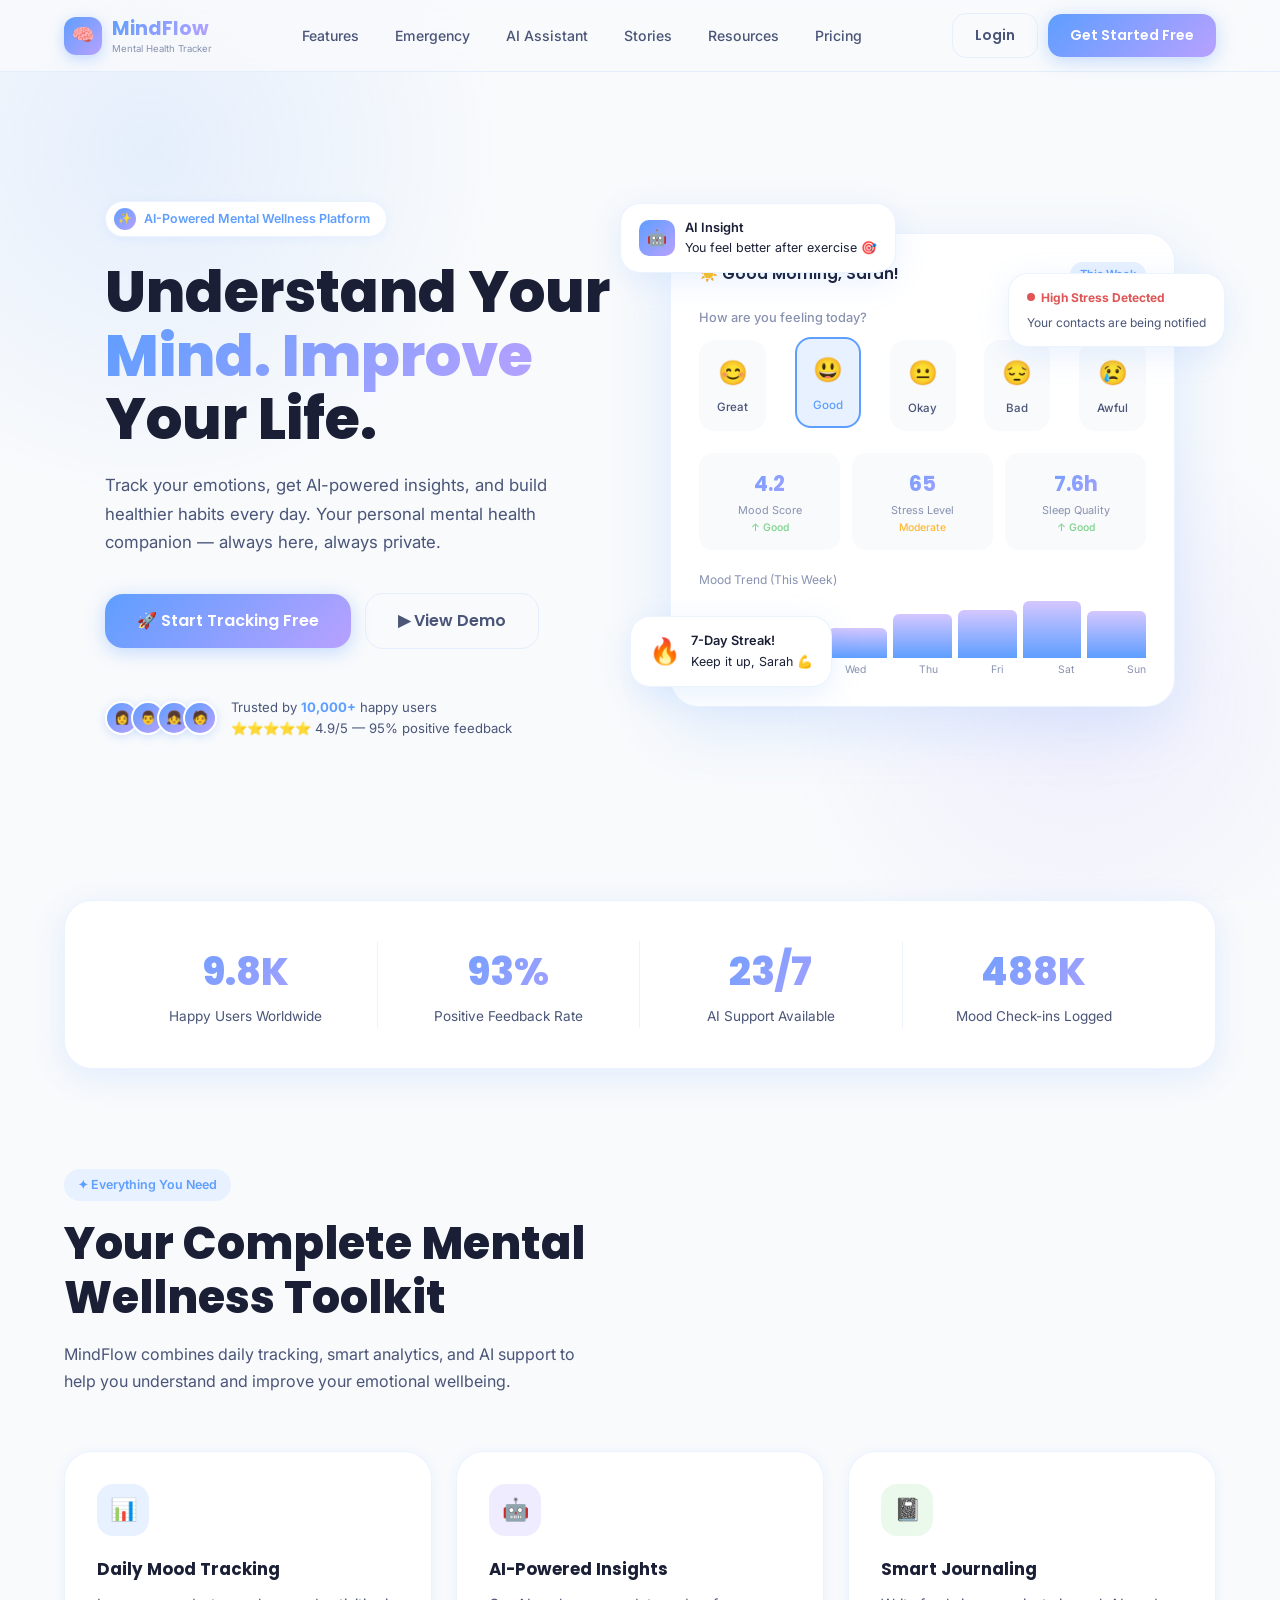
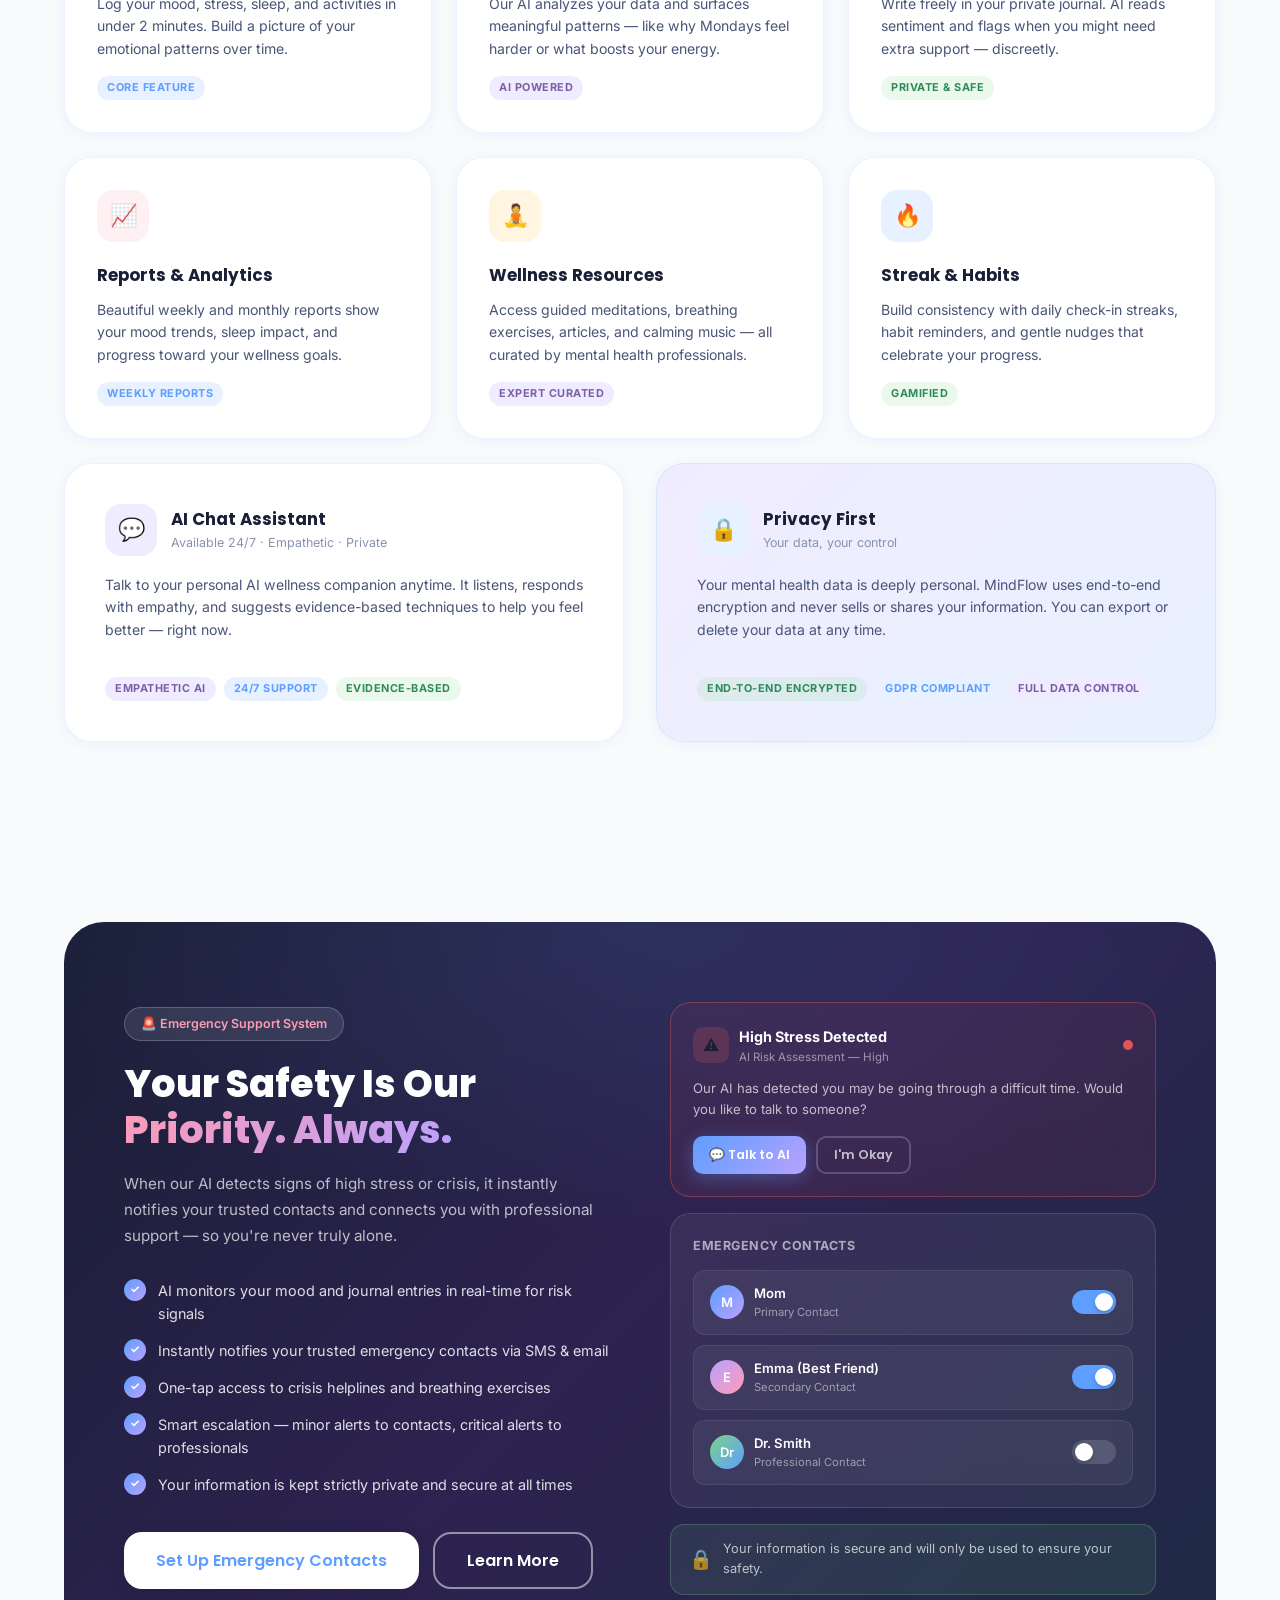
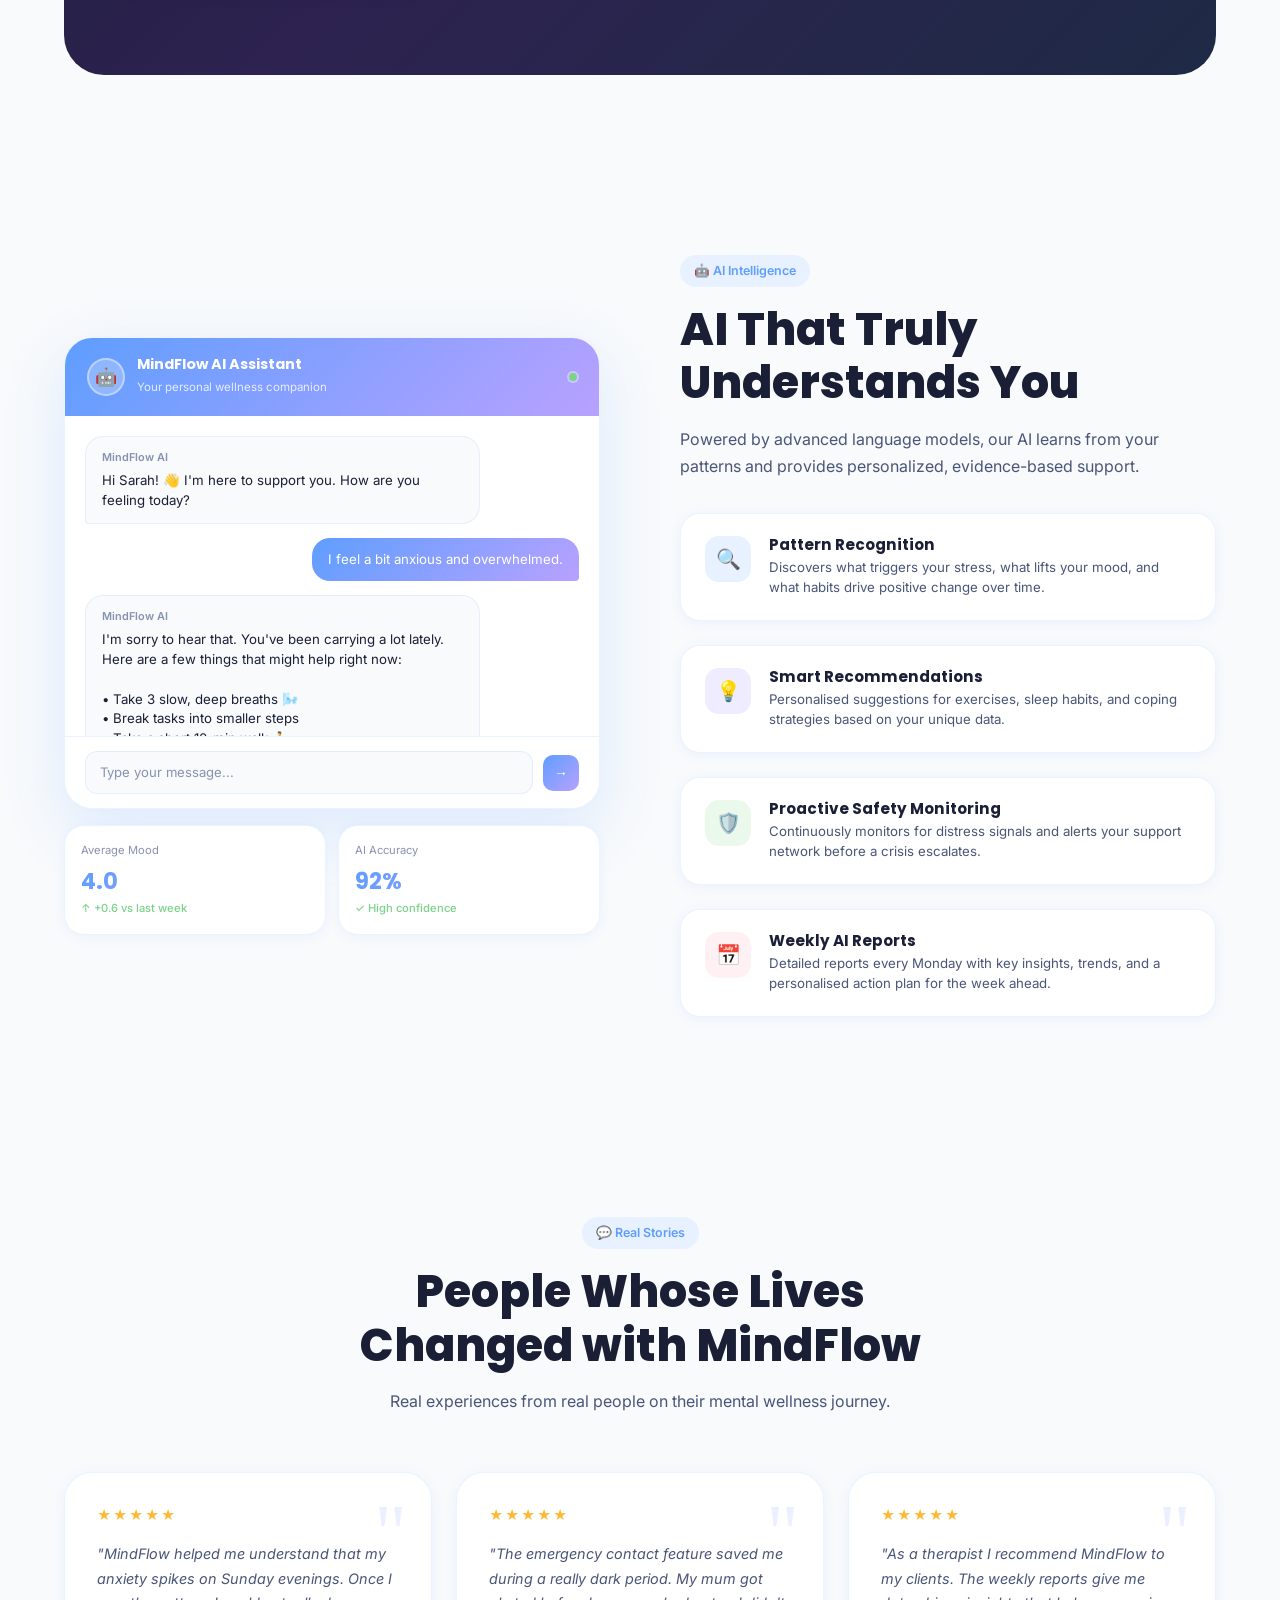
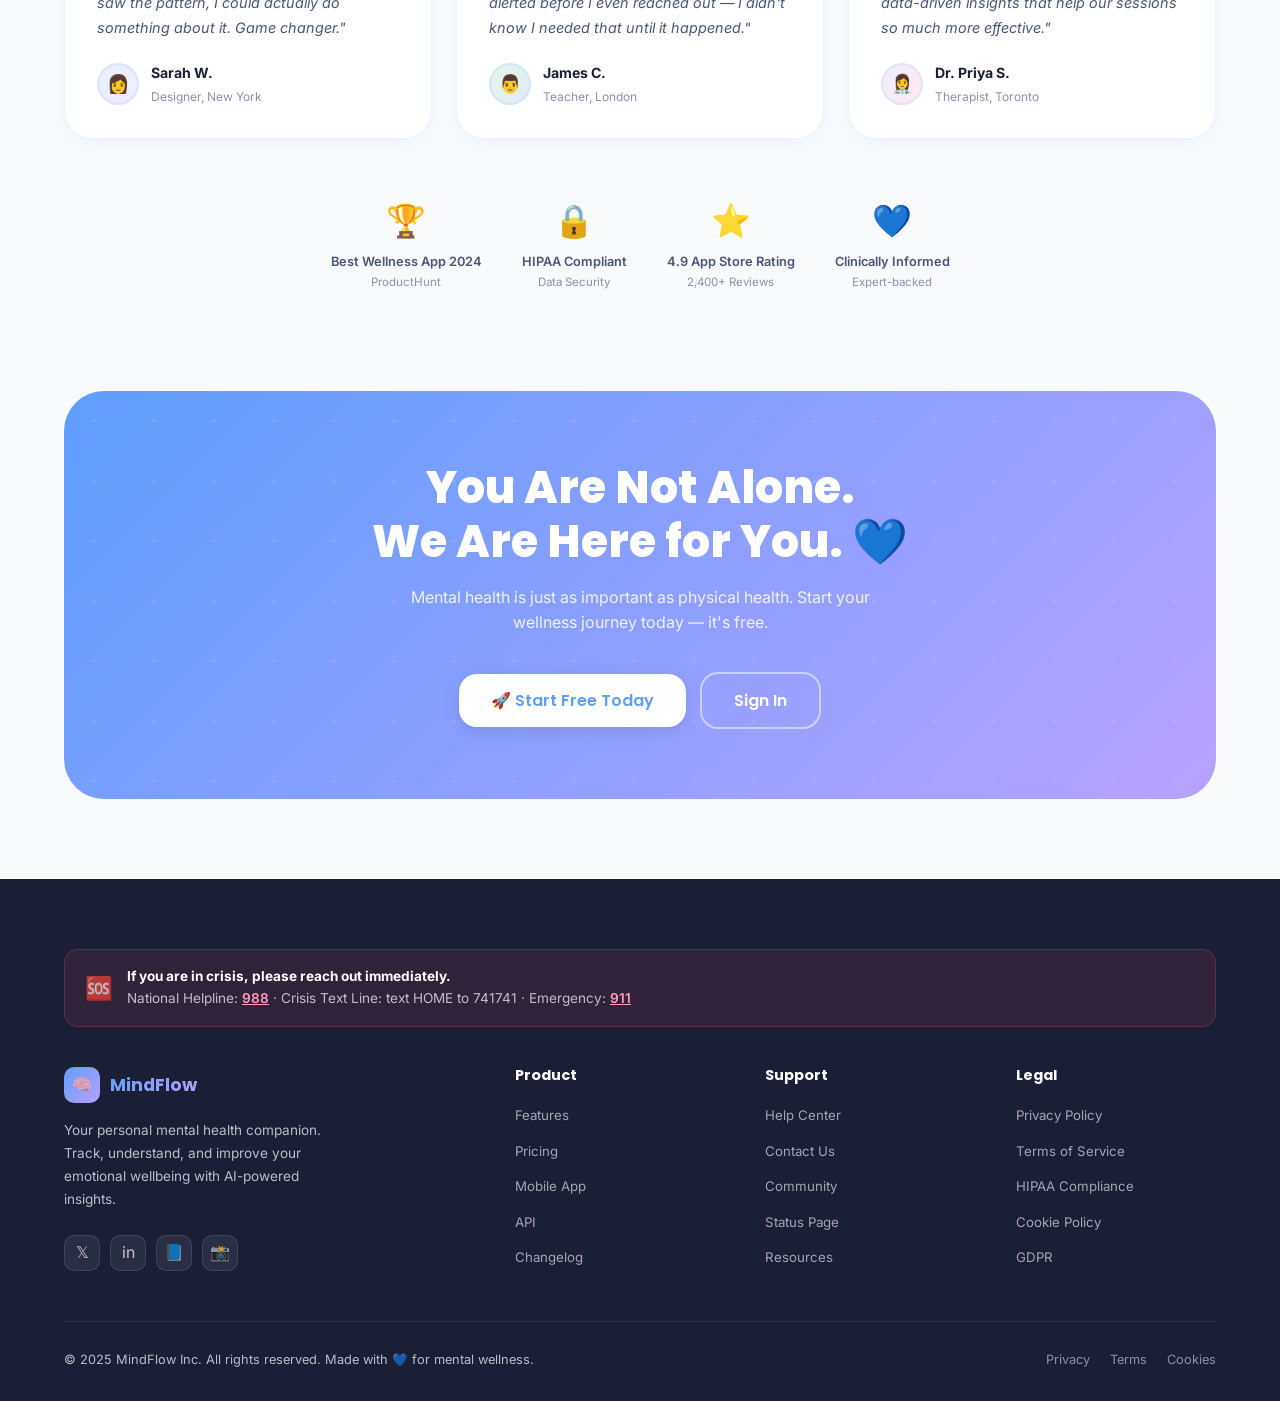
<file: frontend/pages/index.html>
<!DOCTYPE html>
<html lang="en">
<head>
<meta charset="UTF-8"/>
<meta name="viewport" content="width=device-width, initial-scale=1.0"/>
<title>MindFlow — Understand Your Mind. Improve Your Life.</title>
<link rel="preconnect" href="https://fonts.googleapis.com"/>
<link rel="preconnect" href="https://fonts.gstatic.com" crossorigin/>
<link href="https://fonts.googleapis.com/css2?family=Poppins:wght@300;400;500;600;700;800&family=Inter:wght@300;400;500;600&display=swap" rel="stylesheet"/>
<style>
/* ============================================================
   DESIGN TOKENS
   ============================================================ */
:root {
  --blue:        #5E9EFF;
  --blue-dark:   #3d7fe0;
  --blue-light:  #e8f1ff;
  --lavender:    #B8A1FF;
  --lavender-light: #f0ecff;
  --bg:          #F8FAFC;
  --white:       #FFFFFF;
  --green:       #7BD389;
  --pink:        #FF9BB5;
  --amber:       #FFB830;
  --text:        #1a1f36;
  --text-mid:    #4a5578;
  --text-soft:   #8892b0;
  --border:      rgba(94,158,255,0.12);
  --shadow-sm:   0 2px 12px rgba(94,158,255,0.08);
  --shadow-md:   0 8px 32px rgba(94,158,255,0.14);
  --shadow-lg:   0 20px 60px rgba(94,158,255,0.18);
  --radius:      20px;
  --radius-lg:   28px;
  --radius-xl:   40px;
}

/* ============================================================
   RESET & BASE
   ============================================================ */
*, *::before, *::after { box-sizing: border-box; margin: 0; padding: 0; }

html { scroll-behavior: smooth; font-size: 16px; }

body {
  font-family: 'Inter', sans-serif;
  background: var(--bg);
  color: var(--text);
  overflow-x: hidden;
  line-height: 1.6;
}

h1,h2,h3,h4,h5 { font-family: 'Poppins', sans-serif; line-height: 1.2; }

a { text-decoration: none; color: inherit; }

img { max-width: 100%; display: block; }

/* ============================================================
   SCROLLBAR
   ============================================================ */
::-webkit-scrollbar { width: 6px; }
::-webkit-scrollbar-track { background: var(--bg); }
::-webkit-scrollbar-thumb { background: var(--lavender); border-radius: 10px; }

/* ============================================================
   ANIMATED BACKGROUND MESH
   ============================================================ */
.mesh-bg {
  position: fixed; inset: 0; z-index: -1; overflow: hidden; pointer-events: none;
}
.mesh-bg::before {
  content: '';
  position: absolute;
  width: 700px; height: 700px;
  border-radius: 50%;
  background: radial-gradient(circle, rgba(94,158,255,0.12) 0%, transparent 70%);
  top: -200px; left: -200px;
  animation: floatA 18s ease-in-out infinite;
}
.mesh-bg::after {
  content: '';
  position: absolute;
  width: 600px; height: 600px;
  border-radius: 50%;
  background: radial-gradient(circle, rgba(184,161,255,0.12) 0%, transparent 70%);
  bottom: -100px; right: -100px;
  animation: floatB 22s ease-in-out infinite;
}
@keyframes floatA {
  0%,100% { transform: translate(0,0) scale(1); }
  50%      { transform: translate(80px,60px) scale(1.1); }
}
@keyframes floatB {
  0%,100% { transform: translate(0,0) scale(1); }
  50%      { transform: translate(-60px,-80px) scale(1.15); }
}

/* ============================================================
   NAVBAR
   ============================================================ */
.navbar {
  position: fixed; top: 0; left: 0; right: 0; z-index: 1000;
  padding: 0 5%;
  height: 72px;
  display: flex; align-items: center; justify-content: space-between;
  background: rgba(248,250,252,0.85);
  backdrop-filter: blur(20px);
  -webkit-backdrop-filter: blur(20px);
  border-bottom: 1px solid var(--border);
  transition: box-shadow 0.3s;
}
.navbar.scrolled { box-shadow: var(--shadow-sm); }

.nav-logo {
  display: flex; align-items: center; gap: 10px;
}
.nav-logo-icon {
  width: 38px; height: 38px;
  background: linear-gradient(135deg, var(--blue), var(--lavender));
  border-radius: 12px;
  display: flex; align-items: center; justify-content: center;
  font-size: 18px;
  box-shadow: 0 4px 14px rgba(94,158,255,0.35);
}
.nav-logo-text {
  font-family: 'Poppins', sans-serif;
  font-weight: 700; font-size: 1.2rem;
  background: linear-gradient(135deg, var(--blue), var(--lavender));
  -webkit-background-clip: text; -webkit-text-fill-color: transparent;
}
.nav-logo-sub { font-size: 0.6rem; color: var(--text-soft); font-weight: 400; display: block; margin-top: -4px; }

.nav-links {
  display: flex; align-items: center; gap: 8px;
  list-style: none;
}
.nav-links a {
  font-size: 0.88rem; font-weight: 500; color: var(--text-mid);
  padding: 6px 14px; border-radius: 10px;
  transition: all 0.2s;
}
.nav-links a:hover { background: var(--blue-light); color: var(--blue); }

.nav-actions { display: flex; align-items: center; gap: 10px; }

.btn {
  display: inline-flex; align-items: center; gap: 6px;
  font-family: 'Poppins', sans-serif;
  font-size: 0.88rem; font-weight: 600;
  padding: 10px 22px; border-radius: 14px;
  border: none; cursor: pointer;
  transition: all 0.25s cubic-bezier(0.34,1.56,0.64,1);
  position: relative; overflow: hidden;
}
.btn::after {
  content: ''; position: absolute; inset: 0;
  background: rgba(255,255,255,0.15);
  opacity: 0; transition: opacity 0.2s;
}
.btn:hover::after { opacity: 1; }
.btn:active { transform: scale(0.97); }

.btn-ghost {
  background: transparent; color: var(--text-mid);
  border: 1.5px solid var(--border);
}
.btn-ghost:hover { border-color: var(--blue); color: var(--blue); background: var(--blue-light); }

.btn-primary {
  background: linear-gradient(135deg, var(--blue), var(--lavender));
  color: var(--white);
  box-shadow: 0 4px 18px rgba(94,158,255,0.35);
}
.btn-primary:hover { transform: translateY(-2px); box-shadow: 0 8px 28px rgba(94,158,255,0.45); }

.btn-lg { font-size: 1rem; padding: 14px 32px; border-radius: 18px; }

.btn-white {
  background: var(--white); color: var(--blue);
  box-shadow: 0 4px 18px rgba(0,0,0,0.1);
}
.btn-white:hover { transform: translateY(-2px); box-shadow: 0 8px 28px rgba(0,0,0,0.15); }

.btn-outline-white {
  background: transparent; color: var(--white);
  border: 2px solid rgba(255,255,255,0.5);
}
.btn-outline-white:hover { background: rgba(255,255,255,0.15); border-color: white; }

/* ============================================================
   HERO
   ============================================================ */
.hero {
  min-height: 100vh;
  display: flex; align-items: center;
  padding: 100px 5% 60px;
  position: relative; overflow: hidden;
}

.hero-content {
  max-width: 1200px; margin: 0 auto;
  display: grid; grid-template-columns: 1fr 1fr;
  gap: 60px; align-items: center;
}

.hero-badge {
  display: inline-flex; align-items: center; gap: 8px;
  background: var(--white);
  border: 1px solid var(--border);
  border-radius: 100px;
  padding: 6px 16px 6px 8px;
  font-size: 0.78rem; font-weight: 600;
  color: var(--blue);
  margin-bottom: 24px;
  box-shadow: var(--shadow-sm);
  animation: fadeUp 0.6s ease both;
}
.hero-badge-dot {
  width: 22px; height: 22px;
  background: linear-gradient(135deg, var(--blue), var(--lavender));
  border-radius: 50%;
  display: flex; align-items: center; justify-content: center;
  font-size: 11px;
}

.hero-title {
  font-size: clamp(2.2rem, 4.5vw, 3.6rem);
  font-weight: 800;
  line-height: 1.1;
  margin-bottom: 20px;
  animation: fadeUp 0.6s 0.1s ease both;
}
.hero-title .gradient-text {
  background: linear-gradient(135deg, var(--blue) 0%, var(--lavender) 100%);
  -webkit-background-clip: text; -webkit-text-fill-color: transparent;
}

.hero-subtitle {
  font-size: 1.05rem; color: var(--text-mid);
  max-width: 480px; line-height: 1.7;
  margin-bottom: 36px;
  animation: fadeUp 0.6s 0.2s ease both;
}

.hero-cta {
  display: flex; align-items: center; gap: 14px; flex-wrap: wrap;
  margin-bottom: 48px;
  animation: fadeUp 0.6s 0.3s ease both;
}

.hero-social-proof {
  display: flex; align-items: center; gap: 14px;
  animation: fadeUp 0.6s 0.4s ease both;
}
.hero-avatars {
  display: flex;
}
.hero-avatars span {
  width: 34px; height: 34px;
  border-radius: 50%;
  border: 2.5px solid white;
  background: linear-gradient(135deg, var(--blue), var(--lavender));
  display: flex; align-items: center; justify-content: center;
  font-size: 13px;
  margin-left: -8px;
  box-shadow: 0 2px 8px rgba(94,158,255,0.25);
}
.hero-avatars span:first-child { margin-left: 0; }
.hero-proof-text { font-size: 0.82rem; color: var(--text-mid); }
.hero-proof-text strong { color: var(--blue); }

/* Hero Visual */
.hero-visual {
  position: relative;
  animation: fadeLeft 0.8s 0.2s ease both;
}

.hero-card-main {
  background: var(--white);
  border-radius: var(--radius-lg);
  padding: 28px;
  box-shadow: var(--shadow-lg);
  border: 1px solid var(--border);
  position: relative; z-index: 2;
}
.hero-card-header {
  display: flex; align-items: center; justify-content: space-between;
  margin-bottom: 20px;
}
.hero-card-title { font-family: 'Poppins',sans-serif; font-weight: 600; font-size: 0.95rem; }
.hero-card-badge {
  background: var(--blue-light); color: var(--blue);
  font-size: 0.7rem; font-weight: 600;
  padding: 4px 10px; border-radius: 20px;
}

.mood-row {
  display: flex; justify-content: space-between; margin-bottom: 22px;
}
.mood-btn {
  display: flex; flex-direction: column; align-items: center; gap: 6px;
  padding: 12px 16px; border-radius: 16px;
  border: 2px solid transparent;
  background: var(--bg); cursor: pointer;
  transition: all 0.2s;
  font-size: 0.72rem; color: var(--text-mid);
  font-weight: 500;
}
.mood-btn:hover, .mood-btn.active {
  border-color: var(--blue);
  background: var(--blue-light);
  color: var(--blue);
  transform: translateY(-3px);
}
.mood-btn span { font-size: 1.5rem; }

.stats-row {
  display: grid; grid-template-columns: repeat(3, 1fr); gap: 12px; margin-bottom: 20px;
}
.stat-mini {
  background: var(--bg); border-radius: 14px; padding: 14px;
  text-align: center;
}
.stat-mini-val {
  font-family: 'Poppins',sans-serif;
  font-weight: 700; font-size: 1.3rem;
  background: linear-gradient(135deg, var(--blue), var(--lavender));
  -webkit-background-clip: text; -webkit-text-fill-color: transparent;
}
.stat-mini-label { font-size: 0.68rem; color: var(--text-soft); margin-top: 2px; }
.stat-mini-sub { font-size: 0.65rem; color: var(--green); font-weight: 500; }

/* Floating cards */
.float-card {
  position: absolute;
  background: var(--white);
  border-radius: var(--radius);
  padding: 14px 18px;
  box-shadow: var(--shadow-md);
  border: 1px solid var(--border);
  z-index: 3;
  animation: floatCard 4s ease-in-out infinite;
}
.float-card-ai {
  top: -30px; left: -50px;
  display: flex; align-items: center; gap: 10px;
  animation-delay: 0s;
}
.float-card-ai-icon {
  width: 36px; height: 36px;
  background: linear-gradient(135deg, var(--blue), var(--lavender));
  border-radius: 10px;
  display: flex; align-items: center; justify-content: center; font-size: 16px;
}
.float-card-ai-text { font-size: 0.78rem; }
.float-card-ai-text strong { display: block; font-weight: 600; font-size: 0.8rem; }

.float-card-streak {
  bottom: 20px; left: -40px;
  display: flex; align-items: center; gap: 10px;
  animation-delay: 1.5s;
}
.float-card-streak-icon {
  font-size: 1.6rem;
}

.float-card-alert {
  top: 40px; right: -50px;
  animation-delay: 0.8s;
  min-width: 180px;
}
.float-card-alert-header {
  display: flex; align-items: center; gap: 6px;
  font-size: 0.75rem; font-weight: 700; color: #e05555; margin-bottom: 6px;
}
.alert-dot { width: 8px; height: 8px; background: #e05555; border-radius: 50%; animation: pulse 1.5s ease infinite; }

@keyframes floatCard {
  0%,100% { transform: translateY(0px); }
  50%      { transform: translateY(-8px); }
}
@keyframes pulse {
  0%,100% { opacity: 1; transform: scale(1); }
  50%      { opacity: 0.5; transform: scale(1.3); }
}

/* Chart inside hero card */
.mini-chart {
  height: 60px; display: flex; align-items: flex-end; gap: 6px;
  margin-top: 4px;
}
.chart-bar {
  flex: 1; border-radius: 6px 6px 0 0;
  background: linear-gradient(to top, var(--blue), rgba(184,161,255,0.6));
  transition: all 0.3s;
  min-height: 8px;
}
.chart-bar:hover { filter: brightness(1.1); transform: scaleY(1.05); transform-origin: bottom; }

/* ============================================================
   SECTION SHARED
   ============================================================ */
section { padding: 100px 5%; }
.section-inner { max-width: 1200px; margin: 0 auto; }

.section-tag {
  display: inline-flex; align-items: center; gap: 6px;
  background: var(--blue-light);
  color: var(--blue); font-weight: 600; font-size: 0.78rem;
  padding: 6px 14px; border-radius: 20px;
  margin-bottom: 16px;
}

.section-title {
  font-size: clamp(1.8rem, 3.5vw, 2.8rem);
  font-weight: 800; margin-bottom: 16px;
}
.section-sub {
  font-size: 1.0rem; color: var(--text-mid);
  max-width: 540px; line-height: 1.7;
}
.text-center { text-align: center; }
.mx-auto { margin-left: auto; margin-right: auto; }

/* Fade-in on scroll */
.reveal {
  opacity: 0; transform: translateY(30px);
  transition: opacity 0.7s ease, transform 0.7s ease;
}
.reveal.visible { opacity: 1; transform: translateY(0); }

@keyframes fadeUp {
  from { opacity: 0; transform: translateY(20px); }
  to   { opacity: 1; transform: translateY(0); }
}
@keyframes fadeLeft {
  from { opacity: 0; transform: translateX(40px); }
  to   { opacity: 1; transform: translateX(0); }
}

/* ============================================================
   STATS BAND
   ============================================================ */
.stats-band {
  padding: 0 5% 20px;
}
.stats-band-inner {
  max-width: 1200px; margin: 0 auto;
  background: var(--white);
  border-radius: var(--radius-lg);
  padding: 40px 50px;
  display: grid; grid-template-columns: repeat(4, 1fr);
  gap: 0;
  box-shadow: var(--shadow-md);
  border: 1px solid var(--border);
}
.stat-item {
  text-align: center;
  padding: 0 30px;
  border-right: 1px solid var(--border);
}
.stat-item:last-child { border-right: none; }
.stat-val {
  font-family: 'Poppins',sans-serif;
  font-size: 2.4rem; font-weight: 800;
  background: linear-gradient(135deg, var(--blue), var(--lavender));
  -webkit-background-clip: text; -webkit-text-fill-color: transparent;
  display: block;
}
.stat-label { font-size: 0.85rem; color: var(--text-mid); margin-top: 4px; }

/* ============================================================
   FEATURES SECTION
   ============================================================ */
.features-grid {
  display: grid;
  grid-template-columns: repeat(3, 1fr);
  gap: 24px; margin-top: 56px;
}

.feature-card {
  background: var(--white);
  border-radius: var(--radius-lg);
  padding: 32px;
  border: 1px solid var(--border);
  box-shadow: var(--shadow-sm);
  transition: all 0.3s cubic-bezier(0.34,1.56,0.64,1);
  position: relative; overflow: hidden;
  cursor: default;
}
.feature-card::before {
  content: '';
  position: absolute; inset: 0;
  background: linear-gradient(135deg, rgba(94,158,255,0.04), rgba(184,161,255,0.04));
  opacity: 0; transition: opacity 0.3s;
}
.feature-card:hover { transform: translateY(-8px); box-shadow: var(--shadow-lg); }
.feature-card:hover::before { opacity: 1; }

.feature-icon {
  width: 52px; height: 52px;
  border-radius: 16px;
  display: flex; align-items: center; justify-content: center;
  font-size: 22px; margin-bottom: 20px;
}
.icon-blue { background: var(--blue-light); }
.icon-lavender { background: var(--lavender-light); }
.icon-green { background: rgba(123,211,137,0.15); }
.icon-pink { background: rgba(255,155,181,0.15); }
.icon-amber { background: rgba(255,184,48,0.15); }

.feature-title {
  font-family: 'Poppins',sans-serif;
  font-size: 1.05rem; font-weight: 700;
  margin-bottom: 10px;
}
.feature-desc {
  font-size: 0.88rem; color: var(--text-mid);
  line-height: 1.6;
}
.feature-tag {
  display: inline-block;
  background: var(--blue-light); color: var(--blue);
  font-size: 0.68rem; font-weight: 700;
  padding: 3px 10px; border-radius: 20px;
  margin-top: 16px; text-transform: uppercase; letter-spacing: 0.5px;
}
.feature-tag.green { background: rgba(123,211,137,0.15); color: #2e8b57; }
.feature-tag.lavender { background: var(--lavender-light); color: #7b5ea7; }

/* Big feature row */
.feature-big-row {
  display: grid; grid-template-columns: 1fr 1fr;
  gap: 32px; margin-top: 24px;
}
.feature-big {
  background: var(--white);
  border-radius: var(--radius-lg);
  padding: 40px;
  border: 1px solid var(--border);
  box-shadow: var(--shadow-sm);
  display: flex; flex-direction: column;
  transition: all 0.3s;
}
.feature-big:hover { transform: translateY(-6px); box-shadow: var(--shadow-lg); }

/* ============================================================
   EMERGENCY SECTION
   ============================================================ */
.emergency-section {
  background: linear-gradient(135deg, #1a1f36 0%, #2d2250 50%, #1e2a45 100%);
  border-radius: var(--radius-xl);
  margin: 0 5% 40px;
  padding: 80px 60px;
  position: relative; overflow: hidden;
}
.emergency-section::before {
  content: ''; position: absolute; inset: 0;
  background: radial-gradient(ellipse 80% 60% at 50% 0%, rgba(94,158,255,0.12) 0%, transparent 70%);
}

.emergency-inner {
  max-width: 1200px; margin: 0 auto;
  display: grid; grid-template-columns: 1fr 1fr;
  gap: 60px; align-items: center;
  position: relative; z-index: 1;
}

.emergency-badge {
  display: inline-flex; align-items: center; gap: 8px;
  background: rgba(255,255,255,0.1);
  border: 1px solid rgba(255,255,255,0.2);
  border-radius: 100px; padding: 6px 16px;
  font-size: 0.78rem; font-weight: 600; color: #FF9BB5;
  margin-bottom: 20px;
}

.emergency-title {
  font-size: clamp(1.8rem, 3vw, 2.6rem);
  font-weight: 800; color: white; margin-bottom: 18px;
}
.emergency-title span {
  background: linear-gradient(135deg, var(--pink), var(--lavender));
  -webkit-background-clip: text; -webkit-text-fill-color: transparent;
}

.emergency-desc { color: rgba(255,255,255,0.7); font-size: 0.95rem; line-height: 1.7; margin-bottom: 30px; }

.emergency-features { list-style: none; display: flex; flex-direction: column; gap: 14px; margin-bottom: 36px; }
.emergency-features li {
  display: flex; align-items: flex-start; gap: 12px;
  color: rgba(255,255,255,0.85); font-size: 0.9rem;
}
.emergency-features li::before {
  content: '✓';
  width: 22px; height: 22px; min-width: 22px;
  background: linear-gradient(135deg, var(--blue), var(--lavender));
  border-radius: 50%;
  display: flex; align-items: center; justify-content: center;
  font-size: 0.7rem; font-weight: 700; color: white;
}

/* Emergency UI mockup */
.emergency-ui {
  display: flex; flex-direction: column; gap: 16px;
}
.emergency-alert-card {
  background: rgba(255,255,255,0.06);
  backdrop-filter: blur(20px);
  border: 1px solid rgba(255,255,255,0.12);
  border-radius: var(--radius);
  padding: 22px;
}
.emergency-alert-card.danger {
  border-color: rgba(224,85,85,0.4);
  background: rgba(224,85,85,0.08);
}
.alert-header {
  display: flex; align-items: center; gap: 10px; margin-bottom: 12px;
}
.alert-icon {
  width: 36px; height: 36px; border-radius: 10px;
  display: flex; align-items: center; justify-content: center; font-size: 16px;
}
.alert-icon.red { background: rgba(224,85,85,0.2); }
.alert-icon.blue { background: rgba(94,158,255,0.2); }
.alert-title { font-weight: 700; color: white; font-size: 0.9rem; }
.alert-subtitle { font-size: 0.72rem; color: rgba(255,255,255,0.5); }
.alert-body { font-size: 0.82rem; color: rgba(255,255,255,0.7); margin-bottom: 16px; }
.alert-btns { display: flex; gap: 10px; }

.contact-list { display: flex; flex-direction: column; gap: 10px; }
.contact-row {
  display: flex; align-items: center; justify-content: space-between;
  padding: 12px 16px;
  background: rgba(255,255,255,0.05); border-radius: 12px;
  border: 1px solid rgba(255,255,255,0.08);
}
.contact-info { display: flex; align-items: center; gap: 10px; }
.contact-avatar {
  width: 34px; height: 34px; border-radius: 50%;
  background: linear-gradient(135deg, var(--blue), var(--lavender));
  display: flex; align-items: center; justify-content: center;
  font-size: 13px; color: white; font-weight: 600;
}
.contact-name { font-size: 0.82rem; font-weight: 600; color: white; }
.contact-role { font-size: 0.7rem; color: rgba(255,255,255,0.5); }

/* Toggle switch */
.toggle {
  width: 44px; height: 24px;
  background: var(--blue);
  border-radius: 12px; position: relative;
  cursor: pointer;
}
.toggle::after {
  content: ''; position: absolute;
  width: 18px; height: 18px; border-radius: 50%;
  background: white; top: 3px; right: 3px;
  transition: 0.2s;
  box-shadow: 0 2px 4px rgba(0,0,0,0.2);
}
.toggle.off { background: rgba(255,255,255,0.15); }
.toggle.off::after { right: auto; left: 3px; }

/* ============================================================
   AI SECTION
   ============================================================ */
.ai-section { background: transparent; }
.ai-inner {
  max-width: 1200px; margin: 0 auto;
  display: grid; grid-template-columns: 1fr 1fr;
  gap: 80px; align-items: center;
}

.ai-features { display: flex; flex-direction: column; gap: 24px; margin-top: 32px; }
.ai-feature-item {
  display: flex; gap: 18px; align-items: flex-start;
  padding: 22px 24px;
  background: var(--white); border-radius: var(--radius);
  border: 1px solid var(--border); box-shadow: var(--shadow-sm);
  transition: all 0.3s;
  cursor: default;
}
.ai-feature-item:hover { transform: translateX(8px); box-shadow: var(--shadow-md); border-color: var(--blue); }
.ai-feature-icon {
  width: 46px; height: 46px; min-width: 46px;
  border-radius: 14px;
  display: flex; align-items: center; justify-content: center;
  font-size: 20px;
}
.ai-feature-text h4 {
  font-size: 0.95rem; font-weight: 700; margin-bottom: 4px;
}
.ai-feature-text p { font-size: 0.83rem; color: var(--text-mid); line-height: 1.5; }

/* AI chat mockup */
.ai-chat-mock {
  background: var(--white);
  border-radius: var(--radius-lg);
  box-shadow: var(--shadow-lg);
  border: 1px solid var(--border);
  overflow: hidden;
}
.chat-header {
  background: linear-gradient(135deg, var(--blue), var(--lavender));
  padding: 18px 22px;
  display: flex; align-items: center; gap: 12px;
}
.chat-avatar {
  width: 38px; height: 38px; border-radius: 50%;
  background: rgba(255,255,255,0.25);
  display: flex; align-items: center; justify-content: center; font-size: 18px;
  border: 2px solid rgba(255,255,255,0.4);
}
.chat-header-text h4 { color: white; font-size: 0.9rem; font-weight: 700; }
.chat-header-text span { font-size: 0.72rem; color: rgba(255,255,255,0.8); }
.chat-online { width: 8px; height: 8px; background: var(--green); border-radius: 50%; margin-left: auto; box-shadow: 0 0 0 2px rgba(255,255,255,0.4); animation: pulse 2s infinite; }

.chat-body { padding: 20px; display: flex; flex-direction: column; gap: 14px; max-height: 320px; overflow: hidden; }

.msg {
  max-width: 80%;
  padding: 12px 16px;
  border-radius: 18px;
  font-size: 0.83rem; line-height: 1.5;
}
.msg-ai {
  background: var(--bg);
  border: 1px solid var(--border);
  border-radius: 18px 18px 18px 4px;
  color: var(--text);
  align-self: flex-start;
}
.msg-user {
  background: linear-gradient(135deg, var(--blue), var(--lavender));
  color: white;
  border-radius: 18px 18px 4px 18px;
  align-self: flex-end;
}
.msg-sender { font-size: 0.68rem; color: var(--text-soft); margin-bottom: 5px; font-weight: 600; }

.chat-input-row {
  padding: 14px 20px;
  border-top: 1px solid var(--border);
  display: flex; align-items: center; gap: 10px;
}
.chat-input {
  flex: 1; background: var(--bg); border: 1px solid var(--border);
  border-radius: 12px; padding: 10px 14px;
  font-size: 0.82rem; color: var(--text-soft);
  font-family: 'Inter',sans-serif;
}
.chat-send {
  width: 36px; height: 36px;
  background: linear-gradient(135deg, var(--blue), var(--lavender));
  border-radius: 10px; border: none; cursor: pointer;
  display: flex; align-items: center; justify-content: center;
  color: white; font-size: 14px;
  transition: 0.2s;
}
.chat-send:hover { transform: scale(1.1); }

/* Insight cards below chat */
.insight-cards { display: grid; grid-template-columns: 1fr 1fr; gap: 12px; margin-top: 16px; }
.insight-card {
  background: var(--white); border-radius: var(--radius);
  padding: 16px; border: 1px solid var(--border);
  box-shadow: var(--shadow-sm);
}
.insight-label { font-size: 0.7rem; color: var(--text-soft); margin-bottom: 4px; }
.insight-val {
  font-family: 'Poppins',sans-serif;
  font-weight: 700; font-size: 1.4rem;
  background: linear-gradient(135deg, var(--blue), var(--lavender));
  -webkit-background-clip: text; -webkit-text-fill-color: transparent;
}
.insight-sub { font-size: 0.7rem; color: var(--green); font-weight: 500; }

/* ============================================================
   TESTIMONIALS
   ============================================================ */
.testimonials-section { background: transparent; }
.testimonials-grid {
  display: grid; grid-template-columns: repeat(3, 1fr);
  gap: 24px; margin-top: 56px;
}
.testimonial-card {
  background: var(--white);
  border-radius: var(--radius-lg);
  padding: 32px;
  border: 1px solid var(--border);
  box-shadow: var(--shadow-sm);
  transition: all 0.3s;
  position: relative;
}
.testimonial-card::before {
  content: '"';
  position: absolute; top: 20px; right: 24px;
  font-size: 5rem; line-height: 1;
  background: linear-gradient(135deg, var(--blue), var(--lavender));
  -webkit-background-clip: text; -webkit-text-fill-color: transparent;
  opacity: 0.15;
  font-family: Georgia, serif;
}
.testimonial-card:hover { transform: translateY(-6px); box-shadow: var(--shadow-lg); }

.testimonial-stars { color: var(--amber); font-size: 0.85rem; margin-bottom: 16px; letter-spacing: 2px; }
.testimonial-text {
  font-size: 0.9rem; color: var(--text-mid); line-height: 1.7;
  margin-bottom: 22px;
  font-style: italic;
}
.testimonial-author { display: flex; align-items: center; gap: 12px; }
.testimonial-avatar {
  width: 42px; height: 42px; border-radius: 50%;
  display: flex; align-items: center; justify-content: center;
  font-size: 18px;
  border: 2px solid var(--border);
}
.testimonial-name { font-weight: 700; font-size: 0.88rem; margin-bottom: 2px; }
.testimonial-role { font-size: 0.75rem; color: var(--text-soft); }

/* ============================================================
   CTA BANNER
   ============================================================ */
.cta-banner {
  margin: 0 5% 80px;
  background: linear-gradient(135deg, var(--blue) 0%, var(--lavender) 100%);
  border-radius: var(--radius-xl);
  padding: 70px 60px;
  text-align: center;
  position: relative; overflow: hidden;
}
.cta-banner::before {
  content: '';
  position: absolute; inset: 0;
  background: url("data:image/svg+xml,%3Csvg width='60' height='60' xmlns='http://www.w3.org/2000/svg'%3E%3Ccircle cx='30' cy='30' r='1.5' fill='rgba(255,255,255,0.15)'/%3E%3C/svg%3E") repeat;
}
.cta-banner-title {
  font-size: clamp(1.8rem, 3.5vw, 2.8rem);
  font-weight: 800; color: white; margin-bottom: 16px;
  position: relative;
}
.cta-banner-sub { color: rgba(255,255,255,0.85); font-size: 1rem; max-width: 480px; margin: 0 auto 36px; position: relative; }
.cta-banner-btns { display: flex; align-items: center; justify-content: center; gap: 14px; flex-wrap: wrap; position: relative; }

/* ============================================================
   FOOTER
   ============================================================ */
.footer {
  background: #1a1f36;
  padding: 70px 5% 30px;
  color: rgba(255,255,255,0.7);
}
.footer-inner { max-width: 1200px; margin: 0 auto; }
.footer-top {
  display: grid; grid-template-columns: 2fr 1fr 1fr 1fr;
  gap: 50px; margin-bottom: 50px;
}
.footer-brand-logo {
  display: flex; align-items: center; gap: 10px; margin-bottom: 16px;
}
.footer-brand-icon {
  width: 36px; height: 36px;
  background: linear-gradient(135deg, var(--blue), var(--lavender));
  border-radius: 10px;
  display: flex; align-items: center; justify-content: center; font-size: 16px;
}
.footer-brand-name {
  font-family: 'Poppins',sans-serif; font-weight: 700; font-size: 1.1rem;
  background: linear-gradient(135deg, var(--blue), var(--lavender));
  -webkit-background-clip: text; -webkit-text-fill-color: transparent;
}
.footer-brand-desc { font-size: 0.85rem; line-height: 1.7; max-width: 280px; margin-bottom: 24px; }
.footer-socials { display: flex; gap: 10px; }
.social-btn {
  width: 36px; height: 36px;
  background: rgba(255,255,255,0.07); border-radius: 10px;
  display: flex; align-items: center; justify-content: center;
  font-size: 16px; cursor: pointer;
  border: 1px solid rgba(255,255,255,0.1);
  transition: all 0.2s;
}
.social-btn:hover { background: var(--blue); transform: translateY(-2px); }

.footer-col h4 {
  font-family: 'Poppins',sans-serif;
  font-size: 0.9rem; font-weight: 700; color: white;
  margin-bottom: 18px;
}
.footer-links { list-style: none; display: flex; flex-direction: column; gap: 10px; }
.footer-links a {
  font-size: 0.83rem; color: rgba(255,255,255,0.6);
  transition: color 0.2s;
}
.footer-links a:hover { color: var(--blue); }

.footer-bottom {
  border-top: 1px solid rgba(255,255,255,0.08);
  padding-top: 28px;
  display: flex; align-items: center; justify-content: space-between; flex-wrap: wrap; gap: 14px;
}
.footer-bottom-text { font-size: 0.8rem; }
.footer-bottom-links { display: flex; gap: 20px; }
.footer-bottom-links a { font-size: 0.8rem; color: rgba(255,255,255,0.5); transition: 0.2s; }
.footer-bottom-links a:hover { color: var(--blue); }

.footer-crisis {
  background: rgba(224,85,85,0.1); border: 1px solid rgba(224,85,85,0.25);
  border-radius: 14px; padding: 16px 20px;
  margin-bottom: 40px;
  display: flex; align-items: center; gap: 14px;
  font-size: 0.85rem;
}
.footer-crisis-icon { font-size: 1.4rem; }
.footer-crisis a { color: #FF9BB5; font-weight: 600; text-decoration: underline; }

/* ============================================================
   MOBILE HAMBURGER
   ============================================================ */
.hamburger {
  display: none; flex-direction: column; gap: 5px;
  cursor: pointer; padding: 8px;
}
.hamburger span {
  display: block; width: 22px; height: 2px;
  background: var(--text); border-radius: 2px;
  transition: all 0.3s;
}

/* ============================================================
   RESPONSIVE
   ============================================================ */
@media (max-width: 1024px) {
  .hero-content   { grid-template-columns: 1fr; gap: 40px; }
  .hero-visual    { max-width: 500px; margin: 0 auto; }
  .features-grid  { grid-template-columns: repeat(2, 1fr); }
  .ai-inner       { grid-template-columns: 1fr; gap: 40px; }
  .emergency-inner{ grid-template-columns: 1fr; gap: 40px; }
  .stats-band-inner { grid-template-columns: repeat(2,1fr); gap: 24px; }
  .stat-item { border-right: none; border-bottom: 1px solid var(--border); padding-bottom: 24px; }
  .stat-item:nth-child(odd) { border-right: 1px solid var(--border); }
  .stat-item:nth-child(n+3) { border-bottom: none; }
  .footer-top { grid-template-columns: 1fr 1fr; }
  .testimonials-grid { grid-template-columns: 1fr 1fr; }
  .feature-big-row { grid-template-columns: 1fr; }
}
@media (max-width: 768px) {
  .nav-links, .nav-actions .btn-ghost { display: none; }
  .hamburger { display: flex; }
  .hero { padding: 90px 5% 60px; }
  .features-grid  { grid-template-columns: 1fr; }
  .testimonials-grid { grid-template-columns: 1fr; }
  .emergency-section { margin: 0 4% 30px; padding: 50px 30px; }
  .cta-banner { margin: 0 4% 60px; padding: 50px 30px; }
  .float-card-ai { top: -20px; left: -10px; }
  .float-card-streak { bottom: 10px; left: -10px; }
  .float-card-alert { display: none; }
  .stats-band-inner { padding: 30px 24px; }
  .footer-top { grid-template-columns: 1fr; gap: 32px; }
}
</style>
</head>
<body>

<!-- Animated background -->
<div class="mesh-bg"></div>

<!-- ============================================================
     NAVBAR
     ============================================================ -->
<nav class="navbar" id="navbar">
  <div class="nav-logo">
    <div class="nav-logo-icon">🧠</div>
    <div>
      <span class="nav-logo-text">MindFlow</span>
      <span class="nav-logo-sub">Mental Health Tracker</span>
    </div>
  </div>

  <ul class="nav-links">
    <li><a href="#features">Features</a></li>
    <li><a href="#emergency">Emergency</a></li>
    <li><a href="#ai">AI Assistant</a></li>
    <li><a href="#testimonials">Stories</a></li>
    <li><a href="./resources.html">Resources</a></li>
    <li><a href="#">Pricing</a></li>
  </ul>

  <div class="nav-actions">
    <a href="./login.html" class="btn btn-ghost">Login</a>
    <a href="./register.html" class="btn btn-primary">Get Started Free</a>
    <div class="hamburger" id="hamburger">
      <span></span><span></span><span></span>
    </div>
  </div>
</nav>

<!-- ============================================================
     HERO
     ============================================================ -->
<section class="hero">
  <div class="hero-content">
    <!-- Left -->
    <div class="hero-left">
      <div class="hero-badge">
        <div class="hero-badge-dot">✨</div>
        AI-Powered Mental Wellness Platform
      </div>

      <h1 class="hero-title">
        Understand Your<br/>
        <span class="gradient-text">Mind. Improve</span><br/>
        Your Life.
      </h1>

      <p class="hero-subtitle">
        Track your emotions, get AI-powered insights, and build healthier habits every day.
        Your personal mental health companion — always here, always private.
      </p>

      <div class="hero-cta">
        <a href="./register.html" class="btn btn-primary btn-lg">
          🚀 Start Tracking Free
        </a>
        <a href="#features" class="btn btn-ghost btn-lg">
          ▶ View Demo
        </a>
      </div>

      <div class="hero-social-proof">
        <div class="hero-avatars">
          <span>👩</span><span>👨</span><span>👧</span><span>🧑</span>
        </div>
        <div class="hero-proof-text">
          Trusted by <strong>10,000+</strong> happy users<br/>
          ⭐⭐⭐⭐⭐ 4.9/5 — 95% positive feedback
        </div>
      </div>
    </div>

    <!-- Right: Dashboard visual -->
    <div class="hero-visual">

      <!-- Floating AI card -->
      <div class="float-card float-card-ai">
        <div class="float-card-ai-icon">🤖</div>
        <div class="float-card-ai-text">
          <strong>AI Insight</strong>
          You feel better after exercise 🎯
        </div>
      </div>

      <!-- Floating streak card -->
      <div class="float-card float-card-streak">
        <div class="float-card-streak-icon">🔥</div>
        <div class="float-card-ai-text">
          <strong>7-Day Streak!</strong>
          Keep it up, Sarah 💪
        </div>
      </div>

      <!-- Floating alert card -->
      <div class="float-card float-card-alert">
        <div class="float-card-alert-header">
          <div class="alert-dot"></div>
          High Stress Detected
        </div>
        <div style="font-size:0.75rem;color:var(--text-mid)">Your contacts are being notified</div>
      </div>

      <!-- Main dashboard card -->
      <div class="hero-card-main">
        <div class="hero-card-header">
          <span class="hero-card-title">☀️ Good Morning, Sarah!</span>
          <span class="hero-card-badge">This Week</span>
        </div>

        <!-- Mood selector -->
        <div style="font-size:0.8rem;color:var(--text-soft);margin-bottom:12px;font-weight:500;">How are you feeling today?</div>
        <div class="mood-row">
          <div class="mood-btn"><span>😊</span>Great</div>
          <div class="mood-btn active"><span>😃</span>Good</div>
          <div class="mood-btn"><span>😐</span>Okay</div>
          <div class="mood-btn"><span>😔</span>Bad</div>
          <div class="mood-btn"><span>😢</span>Awful</div>
        </div>

        <!-- Stats row -->
        <div class="stats-row">
          <div class="stat-mini">
            <div class="stat-mini-val">4.2</div>
            <div class="stat-mini-label">Mood Score</div>
            <div class="stat-mini-sub">↑ Good</div>
          </div>
          <div class="stat-mini">
            <div class="stat-mini-val">65</div>
            <div class="stat-mini-label">Stress Level</div>
            <div class="stat-mini-sub" style="color:var(--amber)">Moderate</div>
          </div>
          <div class="stat-mini">
            <div class="stat-mini-val">7.6h</div>
            <div class="stat-mini-label">Sleep Quality</div>
            <div class="stat-mini-sub">↑ Good</div>
          </div>
        </div>

        <!-- Mini chart -->
        <div style="font-size:0.75rem;color:var(--text-soft);margin-bottom:8px;">Mood Trend (This Week)</div>
        <div class="mini-chart" id="heroChart"></div>
        <div style="display:flex;justify-content:space-between;font-size:0.65rem;color:var(--text-soft);margin-top:4px;">
          <span>Mon</span><span>Tue</span><span>Wed</span><span>Thu</span><span>Fri</span><span>Sat</span><span>Sun</span>
        </div>
      </div>
    </div>
  </div>
</section>

<!-- ============================================================
     STATS BAND
     ============================================================ -->
<div class="stats-band reveal">
  <div class="stats-band-inner">
    <div class="stat-item">
      <span class="stat-val" data-target="10000">0</span>
      <div class="stat-label">Happy Users Worldwide</div>
    </div>
    <div class="stat-item">
      <span class="stat-val" data-target="95" data-suffix="%">0%</span>
      <div class="stat-label">Positive Feedback Rate</div>
    </div>
    <div class="stat-item">
      <span class="stat-val" data-target="24" data-suffix="/7">0</span>
      <div class="stat-label">AI Support Available</div>
    </div>
    <div class="stat-item">
      <span class="stat-val" data-target="500000">0</span>
      <div class="stat-label">Mood Check-ins Logged</div>
    </div>
  </div>
</div>

<!-- ============================================================
     FEATURES
     ============================================================ -->
<section id="features" style="padding-top:80px;">
  <div class="section-inner">
    <div class="reveal">
      <div class="section-tag">✦ Everything You Need</div>
      <h2 class="section-title">Your Complete Mental<br/>Wellness Toolkit</h2>
      <p class="section-sub">
        MindFlow combines daily tracking, smart analytics, and AI support to help you understand and improve your emotional wellbeing.
      </p>
    </div>

    <div class="features-grid" style="margin-top:56px;">
      <div class="feature-card reveal">
        <div class="feature-icon icon-blue">📊</div>
        <div class="feature-title">Daily Mood Tracking</div>
        <div class="feature-desc">Log your mood, stress, sleep, and activities in under 2 minutes. Build a picture of your emotional patterns over time.</div>
        <span class="feature-tag">Core Feature</span>
      </div>

      <div class="feature-card reveal" style="transition-delay:0.1s">
        <div class="feature-icon icon-lavender">🤖</div>
        <div class="feature-title">AI-Powered Insights</div>
        <div class="feature-desc">Our AI analyzes your data and surfaces meaningful patterns — like why Mondays feel harder or what boosts your energy.</div>
        <span class="feature-tag lavender">AI Powered</span>
      </div>

      <div class="feature-card reveal" style="transition-delay:0.2s">
        <div class="feature-icon icon-green">📓</div>
        <div class="feature-title">Smart Journaling</div>
        <div class="feature-desc">Write freely in your private journal. AI reads sentiment and flags when you might need extra support — discreetly.</div>
        <span class="feature-tag green">Private & Safe</span>
      </div>

      <div class="feature-card reveal" style="transition-delay:0.1s">
        <div class="feature-icon icon-pink">📈</div>
        <div class="feature-title">Reports & Analytics</div>
        <div class="feature-desc">Beautiful weekly and monthly reports show your mood trends, sleep impact, and progress toward your wellness goals.</div>
        <span class="feature-tag">Weekly Reports</span>
      </div>

      <div class="feature-card reveal" style="transition-delay:0.2s">
        <div class="feature-icon icon-amber">🧘</div>
        <div class="feature-title">Wellness Resources</div>
        <div class="feature-desc">Access guided meditations, breathing exercises, articles, and calming music — all curated by mental health professionals.</div>
        <span class="feature-tag lavender">Expert Curated</span>
      </div>

      <div class="feature-card reveal" style="transition-delay:0.3s">
        <div class="feature-icon icon-blue">🔥</div>
        <div class="feature-title">Streak & Habits</div>
        <div class="feature-desc">Build consistency with daily check-in streaks, habit reminders, and gentle nudges that celebrate your progress.</div>
        <span class="feature-tag green">Gamified</span>
      </div>
    </div>

    <!-- Big feature cards -->
    <div class="feature-big-row" style="margin-top:24px;">
      <div class="feature-big reveal">
        <div style="display:flex;align-items:center;gap:14px;margin-bottom:18px;">
          <div class="feature-icon icon-lavender" style="margin:0;">💬</div>
          <div>
            <div class="feature-title" style="margin:0;">AI Chat Assistant</div>
            <div style="font-size:0.78rem;color:var(--text-soft);">Available 24/7 · Empathetic · Private</div>
          </div>
        </div>
        <div class="feature-desc" style="margin-bottom:20px;">
          Talk to your personal AI wellness companion anytime. It listens, responds with empathy, and suggests evidence-based techniques to help you feel better — right now.
        </div>
        <div style="display:flex;gap:8px;flex-wrap:wrap;">
          <span class="feature-tag lavender">Empathetic AI</span>
          <span class="feature-tag">24/7 Support</span>
          <span class="feature-tag green">Evidence-Based</span>
        </div>
      </div>

      <div class="feature-big reveal" style="transition-delay:0.15s; background: linear-gradient(135deg,#f0ecff,#e8f1ff);">
        <div style="display:flex;align-items:center;gap:14px;margin-bottom:18px;">
          <div class="feature-icon icon-blue" style="margin:0;">🔒</div>
          <div>
            <div class="feature-title" style="margin:0;">Privacy First</div>
            <div style="font-size:0.78rem;color:var(--text-soft);">Your data, your control</div>
          </div>
        </div>
        <div class="feature-desc" style="margin-bottom:20px;">
          Your mental health data is deeply personal. MindFlow uses end-to-end encryption and never sells or shares your information. You can export or delete your data at any time.
        </div>
        <div style="display:flex;gap:8px;flex-wrap:wrap;">
          <span class="feature-tag green">End-to-End Encrypted</span>
          <span class="feature-tag">GDPR Compliant</span>
          <span class="feature-tag lavender">Full Data Control</span>
        </div>
      </div>
    </div>
  </div>
</section>

<!-- ============================================================
     EMERGENCY ALERT SECTION
     ============================================================ -->
<section id="emergency" style="padding:80px 0 40px; background:transparent;">
  <div class="emergency-section reveal">
    <div class="emergency-inner">

      <!-- Left: Content -->
      <div>
        <div class="emergency-badge">🚨 Emergency Support System</div>
        <h2 class="emergency-title">
          Your Safety Is Our<br/>
          <span>Priority. Always.</span>
        </h2>
        <p class="emergency-desc">
          When our AI detects signs of high stress or crisis, it instantly notifies your trusted contacts and connects you with professional support — so you're never truly alone.
        </p>

        <ul class="emergency-features">
          <li>AI monitors your mood and journal entries in real-time for risk signals</li>
          <li>Instantly notifies your trusted emergency contacts via SMS & email</li>
          <li>One-tap access to crisis helplines and breathing exercises</li>
          <li>Smart escalation — minor alerts to contacts, critical alerts to professionals</li>
          <li>Your information is kept strictly private and secure at all times</li>
        </ul>

        <div style="display:flex;gap:14px;flex-wrap:wrap;">
          <a href="./register.html" class="btn btn-white btn-lg">Set Up Emergency Contacts</a>
          <a href="./emergency.html" class="btn btn-outline-white btn-lg">Learn More</a>
        </div>
      </div>

      <!-- Right: UI mockup -->
      <div class="emergency-ui">

        <!-- Alert card -->
        <div class="emergency-alert-card danger">
          <div class="alert-header">
            <div class="alert-icon red">⚠️</div>
            <div>
              <div class="alert-title">High Stress Detected</div>
              <div class="alert-subtitle">AI Risk Assessment — High</div>
            </div>
            <div class="alert-dot" style="margin-left:auto;width:10px;height:10px;background:#e05555;border-radius:50%;"></div>
          </div>
          <div class="alert-body">Our AI has detected you may be going through a difficult time. Would you like to talk to someone?</div>
          <div class="alert-btns">
            <button class="btn btn-primary" style="font-size:0.78rem;padding:8px 16px;border-radius:10px;">💬 Talk to AI</button>
            <button class="btn btn-outline-white" style="font-size:0.78rem;padding:8px 16px;border-radius:10px;color:rgba(255,255,255,0.7);border-color:rgba(255,255,255,0.2);">I'm Okay</button>
          </div>
        </div>

        <!-- Emergency contacts card -->
        <div class="emergency-alert-card">
          <div style="font-size:0.78rem;font-weight:700;color:rgba(255,255,255,0.6);text-transform:uppercase;letter-spacing:0.5px;margin-bottom:14px;">Emergency Contacts</div>
          <div class="contact-list">
            <div class="contact-row">
              <div class="contact-info">
                <div class="contact-avatar">M</div>
                <div>
                  <div class="contact-name">Mom</div>
                  <div class="contact-role">Primary Contact</div>
                </div>
              </div>
              <div class="toggle"></div>
            </div>
            <div class="contact-row">
              <div class="contact-info">
                <div class="contact-avatar" style="background:linear-gradient(135deg,var(--lavender),var(--pink));">E</div>
                <div>
                  <div class="contact-name">Emma (Best Friend)</div>
                  <div class="contact-role">Secondary Contact</div>
                </div>
              </div>
              <div class="toggle"></div>
            </div>
            <div class="contact-row">
              <div class="contact-info">
                <div class="contact-avatar" style="background:linear-gradient(135deg,var(--green),var(--blue));">Dr</div>
                <div>
                  <div class="contact-name">Dr. Smith</div>
                  <div class="contact-role">Professional Contact</div>
                </div>
              </div>
              <div class="toggle off"></div>
            </div>
          </div>
        </div>

        <!-- Safety note -->
        <div style="background:rgba(123,211,137,0.1);border:1px solid rgba(123,211,137,0.25);border-radius:14px;padding:14px 18px;display:flex;align-items:center;gap:10px;font-size:0.8rem;color:rgba(255,255,255,0.7);">
          <span style="font-size:1.2rem;">🔒</span>
          Your information is secure and will only be used to ensure your safety.
        </div>
      </div>
    </div>
  </div>
</section>

<!-- ============================================================
     AI SECTION
     ============================================================ -->
<section id="ai">
  <div class="section-inner">
    <div class="ai-inner">

      <!-- Left: chat mock -->
      <div class="reveal">
        <div class="ai-chat-mock">
          <div class="chat-header">
            <div class="chat-avatar">🤖</div>
            <div class="chat-header-text">
              <h4>MindFlow AI Assistant</h4>
              <span>Your personal wellness companion</span>
            </div>
            <div class="chat-online"></div>
          </div>
          <div class="chat-body">
            <div class="msg msg-ai">
              <div class="msg-sender">MindFlow AI</div>
              Hi Sarah! 👋 I'm here to support you. How are you feeling today?
            </div>
            <div class="msg msg-user">
              I feel a bit anxious and overwhelmed.
            </div>
            <div class="msg msg-ai">
              <div class="msg-sender">MindFlow AI</div>
              I'm sorry to hear that. You've been carrying a lot lately. Here are a few things that might help right now:<br/><br/>
              • Take 3 slow, deep breaths 🌬️<br/>
              • Break tasks into smaller steps<br/>
              • Take a short 10-min walk 🚶<br/><br/>
              Remember — it's okay to take it one step at a time. You've got this! 💙
            </div>
          </div>
          <div class="chat-input-row">
            <div class="chat-input">Type your message...</div>
            <button class="chat-send">→</button>
          </div>
        </div>

        <!-- Insight cards -->
        <div class="insight-cards">
          <div class="insight-card">
            <div class="insight-label">Average Mood</div>
            <div class="insight-val">4.0</div>
            <div class="insight-sub">↑ +0.6 vs last week</div>
          </div>
          <div class="insight-card">
            <div class="insight-label">AI Accuracy</div>
            <div class="insight-val">92%</div>
            <div class="insight-sub">✓ High confidence</div>
          </div>
        </div>
      </div>

      <!-- Right: features list -->
      <div class="reveal" style="transition-delay:0.15s">
        <div class="section-tag">🤖 AI Intelligence</div>
        <h2 class="section-title">AI That Truly<br/>Understands You</h2>
        <p class="section-sub" style="margin-bottom:0;">
          Powered by advanced language models, our AI learns from your patterns and provides personalized, evidence-based support.
        </p>

        <div class="ai-features">
          <div class="ai-feature-item">
            <div class="ai-feature-icon icon-blue">🔍</div>
            <div class="ai-feature-text">
              <h4>Pattern Recognition</h4>
              <p>Discovers what triggers your stress, what lifts your mood, and what habits drive positive change over time.</p>
            </div>
          </div>
          <div class="ai-feature-item">
            <div class="ai-feature-icon icon-lavender">💡</div>
            <div class="ai-feature-text">
              <h4>Smart Recommendations</h4>
              <p>Personalised suggestions for exercises, sleep habits, and coping strategies based on your unique data.</p>
            </div>
          </div>
          <div class="ai-feature-item">
            <div class="ai-feature-icon icon-green">🛡️</div>
            <div class="ai-feature-text">
              <h4>Proactive Safety Monitoring</h4>
              <p>Continuously monitors for distress signals and alerts your support network before a crisis escalates.</p>
            </div>
          </div>
          <div class="ai-feature-item">
            <div class="ai-feature-icon icon-pink">📅</div>
            <div class="ai-feature-text">
              <h4>Weekly AI Reports</h4>
              <p>Detailed reports every Monday with key insights, trends, and a personalised action plan for the week ahead.</p>
            </div>
          </div>
        </div>
      </div>
    </div>
  </div>
</section>

<!-- ============================================================
     TESTIMONIALS
     ============================================================ -->
<section id="testimonials" class="testimonials-section">
  <div class="section-inner">
    <div class="reveal text-center">
      <div class="section-tag mx-auto">💬 Real Stories</div>
      <h2 class="section-title">People Whose Lives<br/>Changed with MindFlow</h2>
      <p class="section-sub mx-auto">Real experiences from real people on their mental wellness journey.</p>
    </div>

    <div class="testimonials-grid">
      <div class="testimonial-card reveal">
        <div class="testimonial-stars">★★★★★</div>
        <div class="testimonial-text">"MindFlow helped me understand that my anxiety spikes on Sunday evenings. Once I saw the pattern, I could actually do something about it. Game changer."</div>
        <div class="testimonial-author">
          <div class="testimonial-avatar" style="background:linear-gradient(135deg,var(--blue-light),var(--lavender-light));">👩</div>
          <div>
            <div class="testimonial-name">Sarah W.</div>
            <div class="testimonial-role">Designer, New York</div>
          </div>
        </div>
      </div>

      <div class="testimonial-card reveal" style="transition-delay:0.1s">
        <div class="testimonial-stars">★★★★★</div>
        <div class="testimonial-text">"The emergency contact feature saved me during a really dark period. My mum got alerted before I even reached out — I didn't know I needed that until it happened."</div>
        <div class="testimonial-author">
          <div class="testimonial-avatar" style="background:linear-gradient(135deg,rgba(123,211,137,0.2),rgba(94,158,255,0.2));">👨</div>
          <div>
            <div class="testimonial-name">James C.</div>
            <div class="testimonial-role">Teacher, London</div>
          </div>
        </div>
      </div>

      <div class="testimonial-card reveal" style="transition-delay:0.2s">
        <div class="testimonial-stars">★★★★★</div>
        <div class="testimonial-text">"As a therapist I recommend MindFlow to my clients. The weekly reports give me data-driven insights that help our sessions so much more effective."</div>
        <div class="testimonial-author">
          <div class="testimonial-avatar" style="background:linear-gradient(135deg,var(--lavender-light),rgba(255,155,181,0.2));">👩‍⚕️</div>
          <div>
            <div class="testimonial-name">Dr. Priya S.</div>
            <div class="testimonial-role">Therapist, Toronto</div>
          </div>
        </div>
      </div>
    </div>

    <!-- Trust indicators -->
    <div style="display:flex;justify-content:center;align-items:center;gap:40px;margin-top:56px;flex-wrap:wrap;" class="reveal">
      <div style="text-align:center;">
        <div style="font-size:2rem;margin-bottom:6px;">🏆</div>
        <div style="font-size:0.8rem;font-weight:600;color:var(--text-mid);">Best Wellness App 2024</div>
        <div style="font-size:0.72rem;color:var(--text-soft);">ProductHunt</div>
      </div>
      <div style="text-align:center;">
        <div style="font-size:2rem;margin-bottom:6px;">🔒</div>
        <div style="font-size:0.8rem;font-weight:600;color:var(--text-mid);">HIPAA Compliant</div>
        <div style="font-size:0.72rem;color:var(--text-soft);">Data Security</div>
      </div>
      <div style="text-align:center;">
        <div style="font-size:2rem;margin-bottom:6px;">⭐</div>
        <div style="font-size:0.8rem;font-weight:600;color:var(--text-mid);">4.9 App Store Rating</div>
        <div style="font-size:0.72rem;color:var(--text-soft);">2,400+ Reviews</div>
      </div>
      <div style="text-align:center;">
        <div style="font-size:2rem;margin-bottom:6px;">💙</div>
        <div style="font-size:0.8rem;font-weight:600;color:var(--text-mid);">Clinically Informed</div>
        <div style="font-size:0.72rem;color:var(--text-soft);">Expert-backed</div>
      </div>
    </div>
  </div>
</section>

<!-- ============================================================
     CTA BANNER
     ============================================================ -->
<div class="cta-banner reveal">
  <h2 class="cta-banner-title">You Are Not Alone.<br/>We Are Here for You. 💙</h2>
  <p class="cta-banner-sub">Mental health is just as important as physical health. Start your wellness journey today — it's free.</p>
  <div class="cta-banner-btns">
    <a href="./register.html" class="btn btn-white btn-lg">🚀 Start Free Today</a>
    <a href="./login.html" class="btn btn-outline-white btn-lg">Sign In</a>
  </div>
</div>

<!-- ============================================================
     FOOTER
     ============================================================ -->
<footer class="footer">
  <div class="footer-inner">

    <!-- Crisis banner -->
    <div class="footer-crisis">
      <div class="footer-crisis-icon">🆘</div>
      <div>
        <strong style="color:white;">If you are in crisis, please reach out immediately.</strong><br/>
        National Helpline: <a href="tel:988">988</a> · Crisis Text Line: text HOME to 741741 · Emergency: <a href="tel:911">911</a>
      </div>
    </div>

    <div class="footer-top">
      <!-- Brand -->
      <div>
        <div class="footer-brand-logo">
          <div class="footer-brand-icon">🧠</div>
          <span class="footer-brand-name">MindFlow</span>
        </div>
        <p class="footer-brand-desc">Your personal mental health companion. Track, understand, and improve your emotional wellbeing with AI-powered insights.</p>
        <div class="footer-socials">
          <div class="social-btn">𝕏</div>
          <div class="social-btn">in</div>
          <div class="social-btn">📘</div>
          <div class="social-btn">📸</div>
        </div>
      </div>

      <!-- Product -->
      <div class="footer-col">
        <h4>Product</h4>
        <ul class="footer-links">
          <li><a href="#features">Features</a></li>
          <li><a href="#">Pricing</a></li>
          <li><a href="#">Mobile App</a></li>
          <li><a href="#">API</a></li>
          <li><a href="#">Changelog</a></li>
        </ul>
      </div>

      <!-- Support -->
      <div class="footer-col">
        <h4>Support</h4>
        <ul class="footer-links">
          <li><a href="#">Help Center</a></li>
          <li><a href="#">Contact Us</a></li>
          <li><a href="#">Community</a></li>
          <li><a href="#">Status Page</a></li>
          <li><a href="./resources.html">Resources</a></li>
        </ul>
      </div>

      <!-- Legal -->
      <div class="footer-col">
        <h4>Legal</h4>
        <ul class="footer-links">
          <li><a href="./privacy.html">Privacy Policy</a></li>
          <li><a href="#">Terms of Service</a></li>
          <li><a href="#">HIPAA Compliance</a></li>
          <li><a href="#">Cookie Policy</a></li>
          <li><a href="#">GDPR</a></li>
        </ul>
      </div>
    </div>

    <div class="footer-bottom">
      <div class="footer-bottom-text">© 2025 MindFlow Inc. All rights reserved. Made with 💙 for mental wellness.</div>
      <div class="footer-bottom-links">
        <a href="./privacy.html">Privacy</a>
        <a href="#">Terms</a>
        <a href="#">Cookies</a>
      </div>
    </div>
  </div>
</footer>

<!-- ============================================================
     JAVASCRIPT
     ============================================================ -->
<script>
/* ----- Navbar scroll ----- */
const navbar = document.getElementById('navbar');
window.addEventListener('scroll', () => {
  navbar.classList.toggle('scrolled', window.scrollY > 20);
});

/* ----- Hero chart bars ----- */
const heroChart = document.getElementById('heroChart');
const moodData = [55, 35, 50, 72, 80, 95, 78];
moodData.forEach((val, i) => {
  const bar = document.createElement('div');
  bar.className = 'chart-bar';
  bar.style.height = '0px';
  bar.style.transitionDelay = (i * 0.1) + 's';
  heroChart.appendChild(bar);
  setTimeout(() => { bar.style.height = val + '%'; }, 400 + i * 100);
});

/* ----- Mood button interaction ----- */
document.querySelectorAll('.mood-btn').forEach(btn => {
  btn.addEventListener('click', () => {
    document.querySelectorAll('.mood-btn').forEach(b => b.classList.remove('active'));
    btn.classList.add('active');
  });
});

/* ----- Scroll reveal ----- */
const revealObserver = new IntersectionObserver((entries) => {
  entries.forEach(e => {
    if (e.isIntersecting) {
      e.target.classList.add('visible');
      revealObserver.unobserve(e.target);
    }
  });
}, { threshold: 0.12, rootMargin: '0px 0px -40px 0px' });

document.querySelectorAll('.reveal').forEach(el => revealObserver.observe(el));

/* ----- Counter animation ----- */
function animateCounter(el, target, suffix = '') {
  const duration = 2000;
  const start = performance.now();
  const startVal = 0;

  function update(now) {
    const elapsed = now - start;
    const progress = Math.min(elapsed / duration, 1);
    const eased = 1 - Math.pow(1 - progress, 3);
    const current = Math.round(startVal + (target - startVal) * eased);
    const display = target >= 1000
      ? (current >= 1000 ? (current / 1000).toFixed(target >= 100000 ? 0 : 1) + 'K' : current)
      : current;
    el.textContent = display + suffix;
    if (progress < 1) requestAnimationFrame(update);
  }
  requestAnimationFrame(update);
}

const counterObserver = new IntersectionObserver((entries) => {
  entries.forEach(e => {
    if (e.isIntersecting) {
      const el = e.target;
      const target = parseInt(el.dataset.target);
      const suffix = el.dataset.suffix || '';
      animateCounter(el, target, suffix);
      counterObserver.unobserve(el);
    }
  });
}, { threshold: 0.5 });

document.querySelectorAll('[data-target]').forEach(el => counterObserver.observe(el));

/* ----- Toggle interaction on emergency contacts ----- */
document.querySelectorAll('.toggle').forEach(toggle => {
  toggle.addEventListener('click', () => {
    toggle.classList.toggle('off');
  });
});

/* ----- Smooth chat typing effect ----- */
const chatBody = document.querySelector('.chat-body');
if (chatBody) {
  const lastMsg = chatBody.querySelector('.msg-ai:last-child');
  if (lastMsg) {
    lastMsg.style.opacity = '0';
    setTimeout(() => {
      lastMsg.style.transition = 'opacity 0.5s ease';
      lastMsg.style.opacity = '1';
    }, 1200);
  }
}

/* ----- Mobile menu ----- */
document.getElementById('hamburger')?.addEventListener('click', () => {
  const links = document.querySelector('.nav-links');
  if (links) {
    const isOpen = links.style.display === 'flex';
    links.style.display = isOpen ? 'none' : 'flex';
    links.style.flexDirection = 'column';
    links.style.position = 'absolute';
    links.style.top = '72px';
    links.style.left = '0'; links.style.right = '0';
    links.style.background = 'rgba(248,250,252,0.98)';
    links.style.padding = '20px 5%';
    links.style.backdropFilter = 'blur(20px)';
    links.style.borderBottom = '1px solid var(--border)';
    links.style.zIndex = '999';
  }
});
</script>
</body>
</html>
</file>
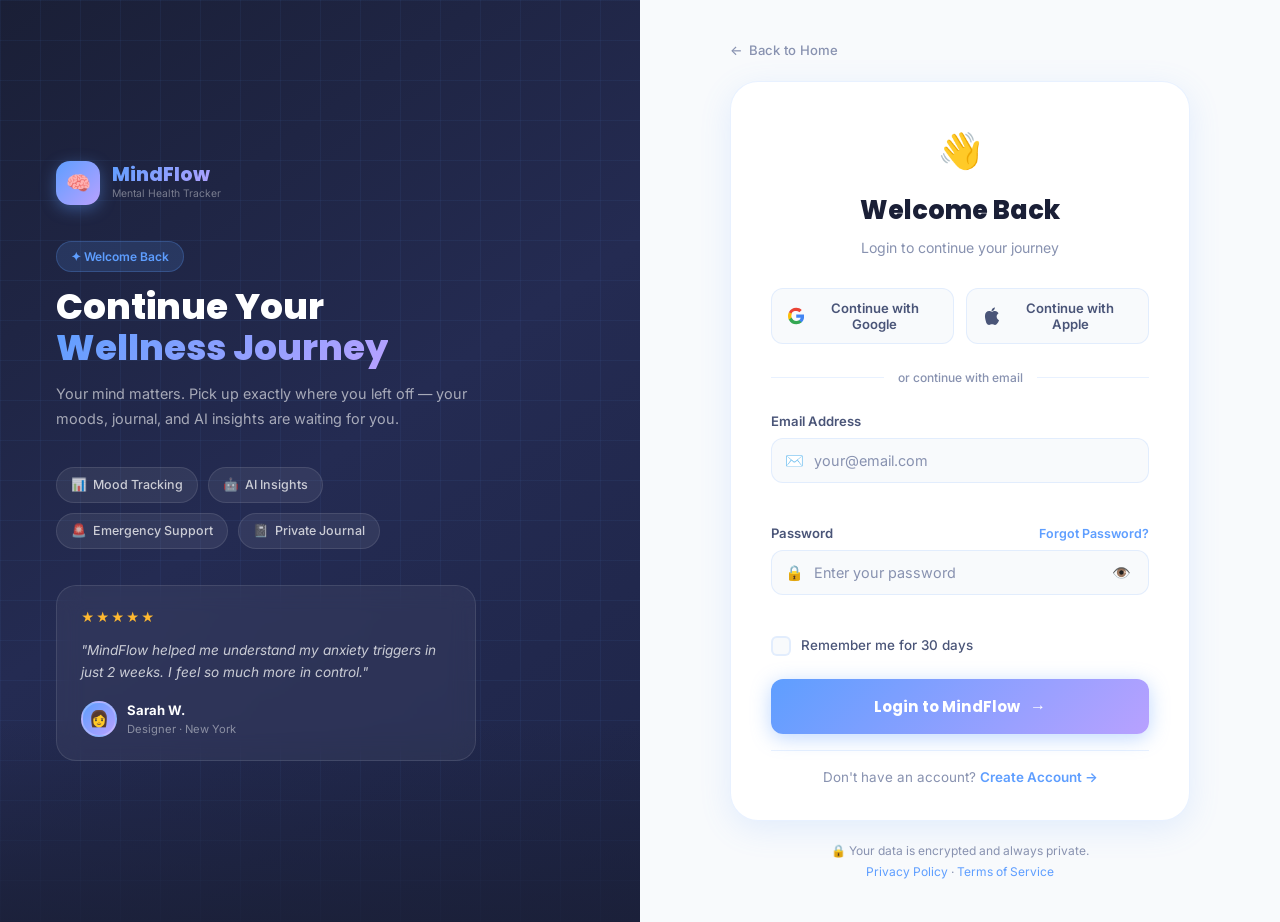
<file: frontend/pages/login.html>
<!DOCTYPE html>
<html lang="en">
<head>
  <meta charset="UTF-8" />
  <meta name="viewport" content="width=device-width, initial-scale=1.0" />
  <title>Login — MindFlow</title>
  <link rel="preconnect" href="https://fonts.googleapis.com" />
  <link rel="preconnect" href="https://fonts.gstatic.com" crossorigin />
  <link href="https://fonts.googleapis.com/css2?family=Poppins:wght@300;400;500;600;700;800&family=Inter:wght@300;400;500;600&display=swap" rel="stylesheet" />
  <link rel="stylesheet" href="../css/login.css" />
</head>
<body>

  <!-- Animated background orbs -->
  <div class="bg-orbs">
    <div class="orb orb-1"></div>
    <div class="orb orb-2"></div>
    <div class="orb orb-3"></div>
  </div>

  <!-- Page wrapper: left panel + right panel -->
  <div class="page-wrapper">

    <!-- ── LEFT PANEL (branding) ── -->
    <div class="left-panel">
      <div class="left-inner">

        <!-- Logo -->
        <a href="./index.html" class="logo">
          <div class="logo-icon">🧠</div>
          <div class="logo-text">
            <span class="logo-name">MindFlow</span>
            <span class="logo-sub">Mental Health Tracker</span>
          </div>
        </a>

        <!-- Hero copy -->
        <div class="left-hero">
          <div class="left-tag">✦ Welcome Back</div>
          <h1 class="left-title">
            Continue Your<br/>
            <span class="gradient-text">Wellness Journey</span>
          </h1>
          <p class="left-desc">
            Your mind matters. Pick up exactly where you left off — your moods, journal, and AI insights are waiting for you.
          </p>
        </div>

        <!-- Feature pills -->
        <div class="feature-pills">
          <div class="pill"><span>📊</span> Mood Tracking</div>
          <div class="pill"><span>🤖</span> AI Insights</div>
          <div class="pill"><span>🚨</span> Emergency Support</div>
          <div class="pill"><span>📓</span> Private Journal</div>
        </div>

        <!-- Testimonial snippet -->
        <div class="left-quote">
          <div class="quote-stars">★★★★★</div>
          <p class="quote-text">"MindFlow helped me understand my anxiety triggers in just 2 weeks. I feel so much more in control."</p>
          <div class="quote-author">
            <div class="quote-avatar">👩</div>
            <div>
              <div class="quote-name">Sarah W.</div>
              <div class="quote-role">Designer · New York</div>
            </div>
          </div>
        </div>

      </div>
    </div>

    <!-- ── RIGHT PANEL (form) ── -->
    <div class="right-panel">
      <div class="form-container">

        <!-- Top back link -->
        <a href="./index.html" class="back-link">
          <span class="back-arrow">←</span> Back to Home
        </a>

        <!-- Form card -->
        <div class="form-card">

          <!-- Card header -->
          <div class="card-header">
            <div class="card-icon">👋</div>
            <h2 class="card-title">Welcome Back</h2>
            <p class="card-sub">Login to continue your journey</p>
          </div>

          <!-- Social login -->
          <div class="social-btns">
            <button class="social-btn" id="googleBtn" type="button">
              <svg width="18" height="18" viewBox="0 0 18 18"><path fill="#4285F4" d="M17.64 9.2c0-.637-.057-1.251-.164-1.84H9v3.481h4.844c-.209 1.125-.843 2.078-1.796 2.717v2.258h2.908c1.702-1.567 2.684-3.875 2.684-6.615z"/><path fill="#34A853" d="M9 18c2.43 0 4.467-.806 5.956-2.18l-2.908-2.259c-.806.54-1.837.86-3.048.86-2.344 0-4.328-1.584-5.036-3.711H.957v2.332A8.997 8.997 0 0 0 9 18z"/><path fill="#FBBC05" d="M3.964 10.71A5.41 5.41 0 0 1 3.682 9c0-.593.102-1.17.282-1.71V4.958H.957A8.996 8.996 0 0 0 0 9c0 1.452.348 2.827.957 4.042l3.007-2.332z"/><path fill="#EA4335" d="M9 3.58c1.321 0 2.508.454 3.44 1.345l2.582-2.58C13.463.891 11.426 0 9 0A8.997 8.997 0 0 0 .957 4.958L3.964 6.29C4.672 4.163 6.656 3.58 9 3.58z"/></svg>
              Continue with Google
            </button>
            <button class="social-btn" id="appleBtn" type="button">
              <svg width="18" height="18" viewBox="0 0 814 1000"><path fill="currentColor" d="M788.1 340.9c-5.8 4.5-108.2 62.2-108.2 190.5 0 148.4 130.3 200.9 134.2 202.2-.6 3.2-20.7 71.9-68.7 141.9-42.8 61.6-87.5 123.1-155.5 123.1s-85.5-39.5-164-39.5c-76 0-103.7 40.8-165.9 40.8s-105-43.4-150.3-109.2C74.5 747.3 32 618.4 32 496.1c0-177.2 115.4-270.9 230.8-270.9 59.5 0 109 39.5 147.2 39.5 36.4 0 93.7-41.8 162-41.8 26 0 108.2 2.6 168.3 75.2zM533.5 166.7c28-33.3 48.7-79.7 48.7-126.1 0-6.4-.6-12.9-1.9-18.1-46.2 1.9-101.5 30.9-134.5 69.5-24.3 27.4-48.1 73.7-48.1 120.8 0 7.1 1.3 14.2 1.9 16.5 2.6.6 6.5 1.3 10.4 1.3 41.8 0 94.4-28 122.5-63.9z"/></svg>
              Continue with Apple
            </button>
          </div>

          <!-- Divider -->
          <div class="divider"><span>or continue with email</span></div>

          <!-- Login form -->
          <form id="loginForm" novalidate>

            <!-- Email -->
            <div class="field-group" id="emailGroup">
              <label class="field-label" for="email">Email Address</label>
              <div class="field-wrap">
                <span class="field-icon">✉️</span>
                <input
                  type="email"
                  id="email"
                  name="email"
                  class="field-input"
                  placeholder="your@email.com"
                  autocomplete="email"
                  required
                />
                <span class="field-status" id="emailStatus"></span>
              </div>
              <div class="field-error" id="emailError"></div>
            </div>

            <!-- Password -->
            <div class="field-group" id="passwordGroup">
              <div class="field-label-row">
                <label class="field-label" for="password">Password</label>
                <a href="./forgot-password.html" class="forgot-link">Forgot Password?</a>
              </div>
              <div class="field-wrap">
                <span class="field-icon">🔒</span>
                <input
                  type="password"
                  id="password"
                  name="password"
                  class="field-input"
                  placeholder="Enter your password"
                  autocomplete="current-password"
                  required
                />
                <button type="button" class="toggle-pw" id="togglePw" aria-label="Toggle password visibility">
                  <span id="eyeIcon">👁️</span>
                </button>
              </div>
              <div class="field-error" id="passwordError"></div>
            </div>

            <!-- Remember me + strength bar -->
            <div class="form-row">
              <label class="checkbox-label">
                <input type="checkbox" id="rememberMe" name="rememberMe" class="checkbox-input" />
                <span class="checkbox-custom"></span>
                <span class="checkbox-text">Remember me for 30 days</span>
              </label>
            </div>

            <!-- Submit button -->
            <button type="submit" class="btn-login" id="loginBtn">
              <span class="btn-login-text">Login to MindFlow</span>
              <span class="btn-login-icon">→</span>
              <div class="btn-loader" id="btnLoader"></div>
            </button>

            <!-- Error message -->
            <div class="form-error" id="formError"></div>

            <!-- Success message -->
            <div class="form-success" id="formSuccess"></div>

          </form>

          <!-- Register link -->
          <div class="register-link">
            Don't have an account?
            <a href="./register.html">Create Account →</a>
          </div>

        </div>

        <!-- Bottom note -->
        <div class="bottom-note">
          🔒 Your data is encrypted and always private.<br/>
          <a href="./privacy.html">Privacy Policy</a> · <a href="#">Terms of Service</a>
        </div>

      </div>
    </div>
  </div>

  <script src="../js/login.js"></script>
</body>
</html>
</file>
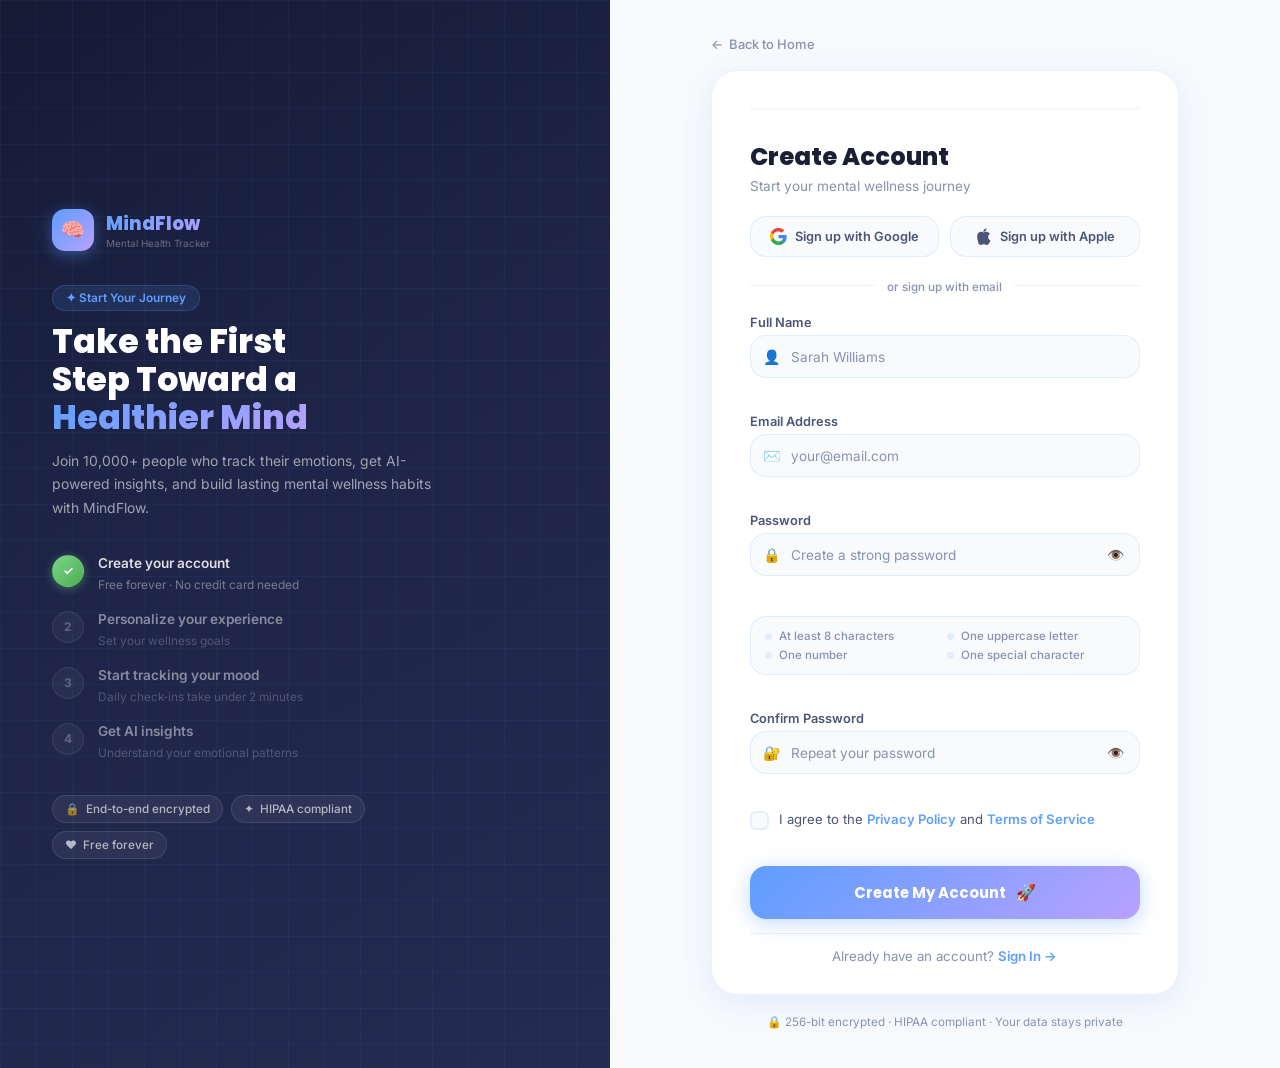
<file: frontend/pages/register.html>
<!DOCTYPE html>
<html lang="en">
<head>
  <meta charset="UTF-8" />
  <meta name="viewport" content="width=device-width, initial-scale=1.0" />
  <title>Create Account — MindFlow</title>
  <link rel="preconnect" href="https://fonts.googleapis.com" />
  <link rel="preconnect" href="https://fonts.gstatic.com" crossorigin />
  <link href="https://fonts.googleapis.com/css2?family=Poppins:wght@300;400;500;600;700;800&family=Inter:wght@300;400;500;600&display=swap" rel="stylesheet" />
  <link rel="stylesheet" href="../css/register.css" />
</head>
<body>

  <!-- Background -->
  <div class="bg-canvas">
    <div class="orb orb-1"></div>
    <div class="orb orb-2"></div>
    <div class="orb orb-3"></div>
    <div class="grid-lines"></div>
  </div>

  <div class="page-wrapper">

    <!-- ══ LEFT PANEL ══ -->
    <div class="left-panel">
      <div class="left-inner">

        <a href="./index.html" class="logo">
          <div class="logo-icon">🧠</div>
          <div>
            <span class="logo-name">MindFlow</span>
            <span class="logo-sub">Mental Health Tracker</span>
          </div>
        </a>

        <div class="left-hero">
          <div class="left-tag">✦ Start Your Journey</div>
          <h1 class="left-title">
            Take the First<br/>
            Step Toward a<br/>
            <span class="grad">Healthier Mind</span>
          </h1>
          <p class="left-desc">
            Join 10,000+ people who track their emotions, get AI-powered insights, and build lasting mental wellness habits with MindFlow.
          </p>
        </div>

        <!-- Steps preview -->
        <div class="steps-list">
          <div class="step-item done">
            <div class="step-dot"><span>✓</span></div>
            <div class="step-text">
              <strong>Create your account</strong>
              <span>Free forever · No credit card needed</span>
            </div>
          </div>
          <div class="step-item">
            <div class="step-dot"><span>2</span></div>
            <div class="step-text">
              <strong>Personalize your experience</strong>
              <span>Set your wellness goals</span>
            </div>
          </div>
          <div class="step-item">
            <div class="step-dot"><span>3</span></div>
            <div class="step-text">
              <strong>Start tracking your mood</strong>
              <span>Daily check-ins take under 2 minutes</span>
            </div>
          </div>
          <div class="step-item">
            <div class="step-dot"><span>4</span></div>
            <div class="step-text">
              <strong>Get AI insights</strong>
              <span>Understand your emotional patterns</span>
            </div>
          </div>
        </div>

        <!-- Trust badges -->
        <div class="trust-row">
          <div class="trust-badge"><span>🔒</span> End-to-end encrypted</div>
          <div class="trust-badge"><span>✦</span> HIPAA compliant</div>
          <div class="trust-badge"><span>❤️</span> Free forever</div>
        </div>

      </div>
    </div>

    <!-- ══ RIGHT PANEL ══ -->
    <div class="right-panel">
      <div class="form-container">

        <a href="./index.html" class="back-link">
          <span>←</span> Back to Home
        </a>

        <div class="form-card">

          <!-- Progress bar -->
          <div class="progress-wrap">
            <div class="progress-bar" id="progressBar"></div>
          </div>

          <div class="card-header">
            <h2 class="card-title">Create Account</h2>
            <p class="card-sub">Start your mental wellness journey</p>
          </div>

          <!-- Social signup -->
          <div class="social-btns">
            <button class="social-btn" type="button" id="googleBtn">
              <svg width="17" height="17" viewBox="0 0 18 18"><path fill="#4285F4" d="M17.64 9.2c0-.637-.057-1.251-.164-1.84H9v3.481h4.844c-.209 1.125-.843 2.078-1.796 2.717v2.258h2.908c1.702-1.567 2.684-3.875 2.684-6.615z"/><path fill="#34A853" d="M9 18c2.43 0 4.467-.806 5.956-2.18l-2.908-2.259c-.806.54-1.837.86-3.048.86-2.344 0-4.328-1.584-5.036-3.711H.957v2.332A8.997 8.997 0 0 0 9 18z"/><path fill="#FBBC05" d="M3.964 10.71A5.41 5.41 0 0 1 3.682 9c0-.593.102-1.17.282-1.71V4.958H.957A8.996 8.996 0 0 0 0 9c0 1.452.348 2.827.957 4.042l3.007-2.332z"/><path fill="#EA4335" d="M9 3.58c1.321 0 2.508.454 3.44 1.345l2.582-2.58C13.463.891 11.426 0 9 0A8.997 8.997 0 0 0 .957 4.958L3.964 6.29C4.672 4.163 6.656 3.58 9 3.58z"/></svg>
              Sign up with Google
            </button>
            <button class="social-btn" type="button" id="appleBtn">
              <svg width="17" height="17" viewBox="0 0 814 1000"><path fill="currentColor" d="M788.1 340.9c-5.8 4.5-108.2 62.2-108.2 190.5 0 148.4 130.3 200.9 134.2 202.2-.6 3.2-20.7 71.9-68.7 141.9-42.8 61.6-87.5 123.1-155.5 123.1s-85.5-39.5-164-39.5c-76 0-103.7 40.8-165.9 40.8s-105-43.4-150.3-109.2C74.5 747.3 32 618.4 32 496.1c0-177.2 115.4-270.9 230.8-270.9 59.5 0 109 39.5 147.2 39.5 36.4 0 93.7-41.8 162-41.8 26 0 108.2 2.6 168.3 75.2zM533.5 166.7c28-33.3 48.7-79.7 48.7-126.1 0-6.4-.6-12.9-1.9-18.1-46.2 1.9-101.5 30.9-134.5 69.5-24.3 27.4-48.1 73.7-48.1 120.8 0 7.1 1.3 14.2 1.9 16.5 2.6.6 6.5 1.3 10.4 1.3 41.8 0 94.4-28 122.5-63.9z"/></svg>
              Sign up with Apple
            </button>
          </div>

          <div class="divider"><span>or sign up with email</span></div>

          <!-- Registration form -->
          <form id="registerForm" novalidate>

            <!-- Full Name -->
            <div class="field-group" id="nameGroup">
              <label class="field-label" for="fullName">Full Name</label>
              <div class="field-wrap">
                <span class="field-icon">👤</span>
                <input type="text" id="fullName" name="fullName"
                  class="field-input" placeholder="Sarah Williams"
                  autocomplete="name" required />
                <span class="field-status" id="nameStatus"></span>
              </div>
              <div class="field-error" id="nameError"></div>
            </div>

            <!-- Email -->
            <div class="field-group" id="emailGroup">
              <label class="field-label" for="email">Email Address</label>
              <div class="field-wrap">
                <span class="field-icon">✉️</span>
                <input type="email" id="email" name="email"
                  class="field-input" placeholder="your@email.com"
                  autocomplete="email" required />
                <span class="field-status" id="emailStatus"></span>
              </div>
              <div class="field-error" id="emailError"></div>
            </div>

            <!-- Password -->
            <div class="field-group" id="passwordGroup">
              <label class="field-label" for="password">Password</label>
              <div class="field-wrap">
                <span class="field-icon">🔒</span>
                <input type="password" id="password" name="password"
                  class="field-input" placeholder="Create a strong password"
                  autocomplete="new-password" required />
                <button type="button" class="toggle-pw" id="togglePw1">
                  <span id="eye1">👁️</span>
                </button>
              </div>
              <!-- Password strength meter -->
              <div class="strength-wrap" id="strengthWrap">
                <div class="strength-bars">
                  <div class="strength-bar" id="sb1"></div>
                  <div class="strength-bar" id="sb2"></div>
                  <div class="strength-bar" id="sb3"></div>
                  <div class="strength-bar" id="sb4"></div>
                </div>
                <span class="strength-label" id="strengthLabel">Too short</span>
              </div>
              <!-- Password requirements -->
              <div class="pw-reqs" id="pwReqs">
                <div class="req" id="req-len">  <span class="req-dot"></span> At least 8 characters</div>
                <div class="req" id="req-upper"><span class="req-dot"></span> One uppercase letter</div>
                <div class="req" id="req-num">  <span class="req-dot"></span> One number</div>
                <div class="req" id="req-special"><span class="req-dot"></span> One special character</div>
              </div>
              <div class="field-error" id="passwordError"></div>
            </div>

            <!-- Confirm Password -->
            <div class="field-group" id="confirmGroup">
              <label class="field-label" for="confirmPassword">Confirm Password</label>
              <div class="field-wrap">
                <span class="field-icon">🔐</span>
                <input type="password" id="confirmPassword" name="confirmPassword"
                  class="field-input" placeholder="Repeat your password"
                  autocomplete="new-password" required />
                <button type="button" class="toggle-pw" id="togglePw2">
                  <span id="eye2">👁️</span>
                </button>
                <span class="field-status" id="confirmStatus"></span>
              </div>
              <div class="field-error" id="confirmError"></div>
            </div>

            <!-- Terms checkbox -->
            <div class="field-group">
              <label class="checkbox-label" id="termsGroup">
                <input type="checkbox" id="terms" name="terms" class="checkbox-input" required />
                <span class="checkbox-custom"></span>
                <span class="checkbox-text">
                  I agree to the <a href="./privacy.html" class="inline-link">Privacy Policy</a>
                  and <a href="#" class="inline-link">Terms of Service</a>
                </span>
              </label>
              <div class="field-error" id="termsError"></div>
            </div>

            <!-- Submit -->
            <button type="submit" class="btn-register" id="registerBtn">
              <span class="btn-text">Create My Account</span>
              <span class="btn-icon">🚀</span>
              <div class="btn-loader" id="btnLoader"></div>
            </button>

            <div class="form-error" id="formError"></div>
            <div class="form-success" id="formSuccess"></div>

          </form>

          <div class="login-link">
            Already have an account? <a href="./login.html">Sign In →</a>
          </div>

        </div>

        <div class="bottom-note">
          🔒 256-bit encrypted · HIPAA compliant · Your data stays private
        </div>

      </div>
    </div>

  </div>

  <script src="../js/register.js"></script>
</body>
</html>
</file>
<file: frontend/css/login.css>
/* ============================================================
   MindFlow — Login Page Styles
   login.css
   ============================================================ */

/* ── Design Tokens ── */
:root {
  --blue:           #5E9EFF;
  --blue-dark:      #3d7fe0;
  --blue-light:     #e8f1ff;
  --lavender:       #B8A1FF;
  --lavender-light: #f0ecff;
  --bg:             #F8FAFC;
  --white:          #FFFFFF;
  --green:          #7BD389;
  --red:            #FF6B6B;
  --amber:          #FFB830;
  --text:           #1a1f36;
  --text-mid:       #4a5578;
  --text-soft:      #8892b0;
  --border:         rgba(94,158,255,0.14);
  --border-focus:   rgba(94,158,255,0.5);
  --shadow-sm:      0 2px 12px rgba(94,158,255,0.08);
  --shadow-md:      0 8px 32px rgba(94,158,255,0.14);
  --shadow-lg:      0 20px 60px rgba(94,158,255,0.18);
  --radius:         20px;
  --radius-sm:      12px;
  --radius-lg:      28px;
}

/* ── Reset ── */
*, *::before, *::after { box-sizing: border-box; margin: 0; padding: 0; }
html { font-size: 16px; height: 100%; }
body {
  font-family: 'Inter', sans-serif;
  background: var(--bg);
  color: var(--text);
  min-height: 100vh;
  overflow-x: hidden;
  line-height: 1.6;
}
a { text-decoration: none; color: inherit; }
button { font-family: inherit; cursor: pointer; }
input { font-family: inherit; }

/* ── Animated background orbs ── */
.bg-orbs {
  position: fixed; inset: 0; z-index: 0; overflow: hidden; pointer-events: none;
}
.orb {
  position: absolute; border-radius: 50%;
  filter: blur(80px); opacity: 0.55;
}
.orb-1 {
  width: 600px; height: 600px;
  background: radial-gradient(circle, rgba(94,158,255,0.25), transparent 70%);
  top: -200px; left: -150px;
  animation: driftA 20s ease-in-out infinite;
}
.orb-2 {
  width: 500px; height: 500px;
  background: radial-gradient(circle, rgba(184,161,255,0.22), transparent 70%);
  bottom: -150px; right: -100px;
  animation: driftB 25s ease-in-out infinite;
}
.orb-3 {
  width: 350px; height: 350px;
  background: radial-gradient(circle, rgba(123,211,137,0.12), transparent 70%);
  top: 50%; left: 50%;
  transform: translate(-50%,-50%);
  animation: driftC 18s ease-in-out infinite;
}
@keyframes driftA {
  0%,100% { transform: translate(0,0) scale(1); }
  33%      { transform: translate(60px,80px) scale(1.1); }
  66%      { transform: translate(-40px,40px) scale(0.95); }
}
@keyframes driftB {
  0%,100% { transform: translate(0,0) scale(1); }
  50%      { transform: translate(-70px,-60px) scale(1.15); }
}
@keyframes driftC {
  0%,100% { transform: translate(-50%,-50%) scale(1); }
  50%      { transform: translate(-50%,-50%) scale(1.2); }
}

/* ── Page wrapper: two panels ── */
.page-wrapper {
  position: relative; z-index: 1;
  display: grid;
  grid-template-columns: 1fr 1fr;
  min-height: 100vh;
}

/* ============================================================
   LEFT PANEL
   ============================================================ */
.left-panel {
  background: linear-gradient(145deg, #1a1f36 0%, #242b52 50%, #1e2548 100%);
  padding: 50px 56px;
  display: flex; align-items: center;
  position: relative; overflow: hidden;
}

/* Decorative grid overlay on left */
.left-panel::before {
  content: '';
  position: absolute; inset: 0;
  background-image:
    linear-gradient(rgba(94,158,255,0.06) 1px, transparent 1px),
    linear-gradient(90deg, rgba(94,158,255,0.06) 1px, transparent 1px);
  background-size: 40px 40px;
}
.left-panel::after {
  content: '';
  position: absolute; bottom: 0; left: 0; right: 0;
  height: 200px;
  background: linear-gradient(to top, rgba(26,31,54,0.8), transparent);
}

.left-inner {
  position: relative; z-index: 1;
  max-width: 420px;
  display: flex; flex-direction: column; gap: 36px;
}

/* Logo */
.logo {
  display: flex; align-items: center; gap: 12px;
}
.logo-icon {
  width: 44px; height: 44px;
  background: linear-gradient(135deg, var(--blue), var(--lavender));
  border-radius: 14px;
  display: flex; align-items: center; justify-content: center;
  font-size: 20px;
  box-shadow: 0 4px 16px rgba(94,158,255,0.4);
}
.logo-text { display: flex; flex-direction: column; }
.logo-name {
  font-family: 'Poppins', sans-serif;
  font-weight: 800; font-size: 1.2rem;
  background: linear-gradient(135deg, var(--blue), var(--lavender));
  -webkit-background-clip: text; -webkit-text-fill-color: transparent;
  line-height: 1.2;
}
.logo-sub { font-size: 0.65rem; color: rgba(255,255,255,0.4); font-weight: 400; }

/* Hero copy */
.left-tag {
  display: inline-flex; align-items: center;
  background: rgba(94,158,255,0.15);
  border: 1px solid rgba(94,158,255,0.25);
  color: var(--blue); font-size: 0.75rem; font-weight: 600;
  padding: 5px 14px; border-radius: 20px;
  margin-bottom: 14px; width: fit-content;
}
.left-title {
  font-family: 'Poppins', sans-serif;
  font-size: clamp(1.8rem, 2.8vw, 2.4rem);
  font-weight: 800; color: white;
  line-height: 1.15; margin-bottom: 14px;
}
.gradient-text {
  background: linear-gradient(135deg, var(--blue), var(--lavender));
  -webkit-background-clip: text; -webkit-text-fill-color: transparent;
}
.left-desc { font-size: 0.9rem; color: rgba(255,255,255,0.6); line-height: 1.7; }

/* Feature pills */
.feature-pills {
  display: flex; flex-wrap: wrap; gap: 10px;
}
.pill {
  display: flex; align-items: center; gap: 6px;
  background: rgba(255,255,255,0.07);
  border: 1px solid rgba(255,255,255,0.1);
  border-radius: 100px;
  padding: 7px 14px;
  font-size: 0.78rem; color: rgba(255,255,255,0.75);
  font-weight: 500;
  transition: all 0.2s;
}
.pill:hover {
  background: rgba(94,158,255,0.15);
  border-color: rgba(94,158,255,0.3);
  color: white;
}

/* Quote */
.left-quote {
  background: rgba(255,255,255,0.05);
  border: 1px solid rgba(255,255,255,0.1);
  backdrop-filter: blur(12px);
  border-radius: var(--radius);
  padding: 22px 24px;
}
.quote-stars { color: var(--amber); font-size: 0.8rem; letter-spacing: 2px; margin-bottom: 10px; }
.quote-text {
  font-size: 0.85rem; color: rgba(255,255,255,0.75);
  line-height: 1.65; font-style: italic; margin-bottom: 16px;
}
.quote-author { display: flex; align-items: center; gap: 10px; }
.quote-avatar {
  width: 36px; height: 36px; border-radius: 50%;
  background: linear-gradient(135deg, var(--blue), var(--lavender));
  display: flex; align-items: center; justify-content: center;
  font-size: 16px; border: 2px solid rgba(255,255,255,0.2);
}
.quote-name { font-size: 0.82rem; font-weight: 700; color: white; }
.quote-role { font-size: 0.7rem; color: rgba(255,255,255,0.45); }

/* ============================================================
   RIGHT PANEL
   ============================================================ */
.right-panel {
  display: flex; align-items: center; justify-content: center;
  padding: 40px 30px;
  background: var(--bg);
}

.form-container {
  width: 100%; max-width: 460px;
  display: flex; flex-direction: column; gap: 20px;
  animation: slideUp 0.5s ease both;
}
@keyframes slideUp {
  from { opacity: 0; transform: translateY(24px); }
  to   { opacity: 1; transform: translateY(0); }
}

/* Back link */
.back-link {
  display: inline-flex; align-items: center; gap: 6px;
  font-size: 0.82rem; color: var(--text-soft); font-weight: 500;
  transition: color 0.2s;
  width: fit-content;
}
.back-link:hover { color: var(--blue); }
.back-arrow { transition: transform 0.2s; }
.back-link:hover .back-arrow { transform: translateX(-3px); }

/* ── Form card ── */
.form-card {
  background: var(--white);
  border-radius: var(--radius-lg);
  padding: 40px 40px 32px;
  border: 1px solid var(--border);
  box-shadow: var(--shadow-md);
}

/* Card header */
.card-header { text-align: center; margin-bottom: 28px; }
.card-icon {
  font-size: 2.2rem; display: block; margin-bottom: 12px;
  animation: wave 2s ease-in-out infinite;
}
@keyframes wave {
  0%,100% { transform: rotate(0deg); }
  25%      { transform: rotate(15deg); }
  75%      { transform: rotate(-10deg); }
}
.card-title {
  font-family: 'Poppins', sans-serif;
  font-size: 1.6rem; font-weight: 800;
  margin-bottom: 6px; color: var(--text);
}
.card-sub { font-size: 0.88rem; color: var(--text-soft); }

/* ── Social buttons ── */
.social-btns { display: flex; gap: 12px; margin-bottom: 20px; }
.social-btn {
  flex: 1;
  display: flex; align-items: center; justify-content: center; gap: 8px;
  padding: 11px 16px;
  background: var(--bg);
  border: 1.5px solid var(--border);
  border-radius: var(--radius-sm);
  font-size: 0.82rem; font-weight: 600; color: var(--text-mid);
  transition: all 0.22s;
}
.social-btn:hover {
  border-color: var(--blue);
  background: var(--blue-light);
  color: var(--blue);
  transform: translateY(-2px);
  box-shadow: var(--shadow-sm);
}
.social-btn:active { transform: translateY(0); }

/* ── Divider ── */
.divider {
  position: relative; text-align: center; margin-bottom: 22px;
}
.divider::before {
  content: ''; position: absolute;
  top: 50%; left: 0; right: 0;
  height: 1px; background: var(--border);
}
.divider span {
  position: relative; background: var(--white);
  padding: 0 14px;
  font-size: 0.75rem; color: var(--text-soft); font-weight: 500;
}

/* ── Field groups ── */
.field-group { display: flex; flex-direction: column; gap: 6px; margin-bottom: 18px; }

.field-label {
  font-size: 0.82rem; font-weight: 600; color: var(--text-mid);
}
.field-label-row {
  display: flex; align-items: center; justify-content: space-between;
}
.forgot-link {
  font-size: 0.78rem; font-weight: 600; color: var(--blue);
  transition: color 0.2s;
}
.forgot-link:hover { color: var(--blue-dark); text-decoration: underline; }

.field-wrap {
  position: relative; display: flex; align-items: center;
}
.field-icon {
  position: absolute; left: 14px;
  font-size: 15px; pointer-events: none;
  z-index: 1;
}
.field-input {
  width: 100%;
  padding: 13px 44px 13px 42px;
  background: var(--bg);
  border: 1.5px solid var(--border);
  border-radius: var(--radius-sm);
  font-size: 0.9rem; color: var(--text);
  outline: none;
  transition: all 0.22s;
}
.field-input::placeholder { color: var(--text-soft); }
.field-input:focus {
  border-color: var(--blue);
  background: var(--white);
  box-shadow: 0 0 0 4px rgba(94,158,255,0.1);
}

/* Field status icon (✓ / ✗) */
.field-status {
  position: absolute; right: 44px;
  font-size: 14px; transition: all 0.2s;
}
.toggle-pw {
  position: absolute; right: 14px;
  background: none; border: none;
  font-size: 15px; cursor: pointer;
  color: var(--text-soft); padding: 4px;
  transition: color 0.2s;
}
.toggle-pw:hover { color: var(--blue); }

/* Field states */
.field-group.success .field-input {
  border-color: var(--green);
  background: rgba(123,211,137,0.04);
}
.field-group.error .field-input {
  border-color: var(--red);
  background: rgba(255,107,107,0.04);
  box-shadow: 0 0 0 4px rgba(255,107,107,0.08);
}
.field-error {
  font-size: 0.75rem; color: var(--red);
  font-weight: 500; min-height: 16px;
  display: flex; align-items: center; gap: 4px;
  opacity: 0; transform: translateY(-4px);
  transition: all 0.2s;
}
.field-group.error .field-error {
  opacity: 1; transform: translateY(0);
}

/* ── Remember me ── */
.form-row { margin-bottom: 22px; }
.checkbox-label {
  display: flex; align-items: center; gap: 10px;
  cursor: pointer; user-select: none;
}
.checkbox-input { display: none; }
.checkbox-custom {
  width: 20px; height: 20px; min-width: 20px;
  border: 2px solid var(--border);
  border-radius: 6px;
  background: var(--bg);
  display: flex; align-items: center; justify-content: center;
  transition: all 0.2s;
  position: relative;
}
.checkbox-custom::after {
  content: '✓';
  font-size: 11px; font-weight: 700; color: white;
  opacity: 0; transition: opacity 0.15s;
}
.checkbox-input:checked + .checkbox-custom {
  background: linear-gradient(135deg, var(--blue), var(--lavender));
  border-color: transparent;
  box-shadow: 0 2px 8px rgba(94,158,255,0.35);
}
.checkbox-input:checked + .checkbox-custom::after { opacity: 1; }
.checkbox-text { font-size: 0.84rem; color: var(--text-mid); font-weight: 500; }

/* ── Login button ── */
.btn-login {
  width: 100%;
  display: flex; align-items: center; justify-content: center; gap: 10px;
  padding: 15px 24px;
  background: linear-gradient(135deg, var(--blue), var(--lavender));
  color: white;
  border: none; border-radius: var(--radius-sm);
  font-family: 'Poppins', sans-serif;
  font-size: 0.95rem; font-weight: 700;
  cursor: pointer; position: relative; overflow: hidden;
  box-shadow: 0 4px 20px rgba(94,158,255,0.4);
  transition: all 0.25s cubic-bezier(0.34,1.56,0.64,1);
  margin-bottom: 16px;
}
.btn-login::before {
  content: ''; position: absolute; inset: 0;
  background: linear-gradient(135deg, rgba(255,255,255,0.15), transparent);
  opacity: 0; transition: opacity 0.2s;
}
.btn-login:hover {
  transform: translateY(-2px);
  box-shadow: 0 8px 28px rgba(94,158,255,0.5);
}
.btn-login:hover::before { opacity: 1; }
.btn-login:active { transform: translateY(0) scale(0.98); }
.btn-login:disabled {
  opacity: 0.7; cursor: not-allowed;
  transform: none; box-shadow: none;
}

.btn-login-icon { font-size: 1rem; transition: transform 0.2s; }
.btn-login:hover .btn-login-icon { transform: translateX(4px); }

/* Loader spinner inside button */
.btn-loader {
  display: none;
  width: 18px; height: 18px;
  border: 2.5px solid rgba(255,255,255,0.3);
  border-top-color: white;
  border-radius: 50%;
  animation: spin 0.7s linear infinite;
}
.btn-login.loading .btn-login-text,
.btn-login.loading .btn-login-icon { display: none; }
.btn-login.loading .btn-loader { display: block; }
@keyframes spin { to { transform: rotate(360deg); } }

/* ── Form-level messages ── */
.form-error, .form-success {
  display: none;
  padding: 12px 16px;
  border-radius: var(--radius-sm);
  font-size: 0.83rem; font-weight: 500;
  align-items: center; gap: 8px;
  margin-bottom: 4px;
  animation: fadeIn 0.3s ease both;
}
.form-error.show, .form-success.show { display: flex; }
.form-error {
  background: rgba(255,107,107,0.08);
  border: 1px solid rgba(255,107,107,0.25);
  color: #d63031;
}
.form-success {
  background: rgba(123,211,137,0.1);
  border: 1px solid rgba(123,211,137,0.3);
  color: #2e8b57;
}
@keyframes fadeIn {
  from { opacity: 0; transform: translateY(-6px); }
  to   { opacity: 1; transform: translateY(0); }
}

/* ── Register link ── */
.register-link {
  text-align: center;
  font-size: 0.84rem; color: var(--text-soft);
  padding-top: 16px;
  border-top: 1px solid var(--border);
  margin-top: 6px;
}
.register-link a {
  color: var(--blue); font-weight: 600;
  transition: color 0.2s;
}
.register-link a:hover { color: var(--blue-dark); text-decoration: underline; }

/* ── Bottom note ── */
.bottom-note {
  text-align: center;
  font-size: 0.75rem; color: var(--text-soft);
  line-height: 1.7;
}
.bottom-note a { color: var(--blue); transition: color 0.2s; }
.bottom-note a:hover { color: var(--blue-dark); }

/* ============================================================
   RESPONSIVE
   ============================================================ */
@media (max-width: 900px) {
  .page-wrapper { grid-template-columns: 1fr; }
  .left-panel { display: none; }
  .right-panel { min-height: 100vh; padding: 30px 20px; }
  .form-card { padding: 32px 28px; }
}
@media (max-width: 480px) {
  .form-card { padding: 28px 20px; }
  .social-btns { flex-direction: column; }
  .card-title { font-size: 1.4rem; }
}
</file>
<file: frontend/css/register.css>
/* ============================================================
   MindFlow — Register Page Styles
   register.css
   ============================================================ */

:root {
  --blue:           #5E9EFF;
  --blue-dark:      #3d7fe0;
  --blue-light:     #e8f1ff;
  --lavender:       #B8A1FF;
  --lavender-light: #f0ecff;
  --bg:             #F8FAFC;
  --white:          #FFFFFF;
  --green:          #7BD389;
  --red:            #FF6B6B;
  --amber:          #FFB830;
  --orange:         #FF8C42;
  --text:           #1a1f36;
  --text-mid:       #4a5578;
  --text-soft:      #8892b0;
  --border:         rgba(94,158,255,0.14);
  --shadow-sm:      0 2px 12px rgba(94,158,255,0.08);
  --shadow-md:      0 8px 32px rgba(94,158,255,0.14);
  --shadow-lg:      0 20px 60px rgba(94,158,255,0.18);
  --radius:         16px;
  --radius-lg:      26px;
}

*, *::before, *::after { box-sizing: border-box; margin: 0; padding: 0; }
html { font-size: 16px; }
body {
  font-family: 'Inter', sans-serif;
  background: var(--bg);
  color: var(--text);
  min-height: 100vh;
  overflow-x: hidden;
}
a { text-decoration: none; color: inherit; }
button { font-family: inherit; cursor: pointer; }
input  { font-family: inherit; }

/* ── Background canvas ── */
.bg-canvas {
  position: fixed; inset: 0; z-index: 0; overflow: hidden; pointer-events: none;
}
.orb {
  position: absolute; border-radius: 50%;
  filter: blur(90px); opacity: 0.5;
}
.orb-1 {
  width: 650px; height: 650px;
  background: radial-gradient(circle, rgba(94,158,255,0.22), transparent 70%);
  top: -220px; right: -180px;
  animation: drift1 22s ease-in-out infinite;
}
.orb-2 {
  width: 500px; height: 500px;
  background: radial-gradient(circle, rgba(184,161,255,0.2), transparent 70%);
  bottom: -160px; left: -120px;
  animation: drift2 28s ease-in-out infinite;
}
.orb-3 {
  width: 300px; height: 300px;
  background: radial-gradient(circle, rgba(123,211,137,0.1), transparent 70%);
  top: 40%; left: 35%;
  animation: drift3 16s ease-in-out infinite;
}
.grid-lines {
  position: absolute; inset: 0;
  background-image:
    linear-gradient(rgba(94,158,255,0.03) 1px, transparent 1px),
    linear-gradient(90deg, rgba(94,158,255,0.03) 1px, transparent 1px);
  background-size: 48px 48px;
}
@keyframes drift1 {
  0%,100% { transform: translate(0,0); }
  50%      { transform: translate(-60px, 80px); }
}
@keyframes drift2 {
  0%,100% { transform: translate(0,0); }
  50%      { transform: translate(70px,-50px); }
}
@keyframes drift3 {
  0%,100% { transform: translate(0,0) scale(1); }
  50%      { transform: translate(-30px,40px) scale(1.2); }
}

/* ── Page layout ── */
.page-wrapper {
  position: relative; z-index: 1;
  display: grid;
  grid-template-columns: 1fr 1.1fr;
  min-height: 100vh;
}

/* ============================================================
   LEFT PANEL
   ============================================================ */
.left-panel {
  background: linear-gradient(150deg, #151b35 0%, #1e2548 45%, #242b52 100%);
  padding: 52px 52px;
  display: flex; align-items: center;
  position: relative; overflow: hidden;
}
.left-panel::before {
  content: '';
  position: absolute; inset: 0;
  background-image:
    linear-gradient(rgba(94,158,255,0.05) 1px, transparent 1px),
    linear-gradient(90deg, rgba(94,158,255,0.05) 1px, transparent 1px);
  background-size: 36px 36px;
}

.left-inner {
  position: relative; z-index: 1;
  max-width: 400px;
  display: flex; flex-direction: column; gap: 34px;
}

/* Logo */
.logo {
  display: flex; align-items: center; gap: 12px;
}
.logo-icon {
  width: 42px; height: 42px;
  background: linear-gradient(135deg, var(--blue), var(--lavender));
  border-radius: 13px;
  display: flex; align-items: center; justify-content: center;
  font-size: 19px;
  box-shadow: 0 4px 16px rgba(94,158,255,0.4);
}
.logo-name {
  display: block;
  font-family: 'Poppins', sans-serif; font-weight: 800; font-size: 1.15rem;
  background: linear-gradient(135deg, var(--blue), var(--lavender));
  -webkit-background-clip: text; -webkit-text-fill-color: transparent;
}
.logo-sub { display: block; font-size: 0.62rem; color: rgba(255,255,255,0.35); }

/* Hero */
.left-tag {
  display: inline-flex; align-items: center;
  background: rgba(94,158,255,0.12);
  border: 1px solid rgba(94,158,255,0.22);
  color: var(--blue); font-size: 0.74rem; font-weight: 600;
  padding: 5px 13px; border-radius: 20px;
  width: fit-content; margin-bottom: 12px;
}
.left-title {
  font-family: 'Poppins', sans-serif;
  font-size: clamp(1.65rem, 2.6vw, 2.2rem);
  font-weight: 800; color: white;
  line-height: 1.15; margin-bottom: 12px;
}
.grad {
  background: linear-gradient(135deg, var(--blue), var(--lavender));
  -webkit-background-clip: text; -webkit-text-fill-color: transparent;
}
.left-desc { font-size: 0.87rem; color: rgba(255,255,255,0.58); line-height: 1.7; }

/* Steps list */
.steps-list { display: flex; flex-direction: column; gap: 18px; }
.step-item {
  display: flex; align-items: flex-start; gap: 14px;
  opacity: 0.55;
  transition: opacity 0.3s;
}
.step-item.done { opacity: 1; }
.step-item.active { opacity: 1; }

.step-dot {
  width: 32px; height: 32px; min-width: 32px;
  border-radius: 50%;
  background: rgba(255,255,255,0.08);
  border: 1.5px solid rgba(255,255,255,0.15);
  display: flex; align-items: center; justify-content: center;
  font-size: 0.75rem; font-weight: 700; color: rgba(255,255,255,0.5);
  transition: all 0.3s;
}
.step-item.done .step-dot {
  background: linear-gradient(135deg, var(--green), #4caf50);
  border-color: transparent;
  color: white;
  box-shadow: 0 2px 10px rgba(123,211,137,0.4);
}
.step-item.active .step-dot {
  background: linear-gradient(135deg, var(--blue), var(--lavender));
  border-color: transparent; color: white;
  box-shadow: 0 2px 10px rgba(94,158,255,0.4);
}
.step-text strong {
  display: block; font-size: 0.85rem; font-weight: 600;
  color: rgba(255,255,255,0.85); margin-bottom: 2px;
}
.step-text span { font-size: 0.74rem; color: rgba(255,255,255,0.4); }

/* Trust badges */
.trust-row { display: flex; flex-wrap: wrap; gap: 8px; }
.trust-badge {
  display: flex; align-items: center; gap: 6px;
  background: rgba(255,255,255,0.06);
  border: 1px solid rgba(255,255,255,0.1);
  border-radius: 20px; padding: 6px 12px;
  font-size: 0.73rem; color: rgba(255,255,255,0.65);
  font-weight: 500;
}

/* ============================================================
   RIGHT PANEL
   ============================================================ */
.right-panel {
  display: flex; align-items: center; justify-content: center;
  padding: 36px 28px;
  background: var(--bg);
  overflow-y: auto;
}

.form-container {
  width: 100%; max-width: 468px;
  display: flex; flex-direction: column; gap: 18px;
  animation: slideUp 0.5s ease both;
}
@keyframes slideUp {
  from { opacity: 0; transform: translateY(24px); }
  to   { opacity: 1; transform: translateY(0); }
}

.back-link {
  display: inline-flex; align-items: center; gap: 6px;
  font-size: 0.81rem; color: var(--text-soft); font-weight: 500;
  width: fit-content; transition: color 0.2s;
}
.back-link:hover { color: var(--blue); }
.back-link span { transition: transform 0.2s; display: inline-block; }
.back-link:hover span { transform: translateX(-3px); }

/* ── Form card ── */
.form-card {
  background: var(--white);
  border-radius: var(--radius-lg);
  padding: 36px 38px 30px;
  border: 1px solid var(--border);
  box-shadow: var(--shadow-md);
}

/* Progress bar */
.progress-wrap {
  height: 4px; background: var(--bg);
  border-radius: 4px; overflow: hidden; margin-bottom: 28px;
}
.progress-bar {
  height: 100%;
  background: linear-gradient(90deg, var(--blue), var(--lavender));
  border-radius: 4px;
  width: 0%;
  transition: width 0.4s cubic-bezier(0.4,0,0.2,1);
}

/* Header */
.card-header { margin-bottom: 22px; }
.card-title {
  font-family: 'Poppins', sans-serif;
  font-size: 1.5rem; font-weight: 800; color: var(--text);
  margin-bottom: 4px;
}
.card-sub { font-size: 0.85rem; color: var(--text-soft); }

/* Social buttons */
.social-btns { display: flex; gap: 11px; margin-bottom: 18px; }
.social-btn {
  flex: 1; display: flex; align-items: center; justify-content: center; gap: 8px;
  padding: 11px 12px;
  background: var(--bg); border: 1.5px solid var(--border);
  border-radius: var(--radius); font-size: 0.8rem; font-weight: 600; color: var(--text-mid);
  transition: all 0.22s;
}
.social-btn:hover {
  border-color: var(--blue); background: var(--blue-light); color: var(--blue);
  transform: translateY(-2px); box-shadow: var(--shadow-sm);
}
.social-btn:active { transform: translateY(0); }

/* Divider */
.divider {
  position: relative; text-align: center; margin-bottom: 20px;
}
.divider::before {
  content: ''; position: absolute;
  top: 50%; left: 0; right: 0;
  height: 1px; background: var(--border);
}
.divider span {
  position: relative; background: var(--white);
  padding: 0 12px; font-size: 0.73rem; color: var(--text-soft); font-weight: 500;
}

/* ── Fields ── */
.field-group { display: flex; flex-direction: column; gap: 5px; margin-bottom: 16px; }
.field-label {
  font-size: 0.8rem; font-weight: 600; color: var(--text-mid);
}
.field-wrap {
  position: relative; display: flex; align-items: center;
  transition: transform 0.15s;
}
.field-wrap:focus-within { transform: scale(1.01); }
.field-icon {
  position: absolute; left: 13px; font-size: 14px; pointer-events: none; z-index: 1;
}
.field-input {
  width: 100%;
  padding: 12px 42px 12px 40px;
  background: var(--bg); border: 1.5px solid var(--border);
  border-radius: var(--radius); font-size: 0.88rem; color: var(--text);
  outline: none; transition: all 0.22s;
}
.field-input::placeholder { color: var(--text-soft); font-size: 0.85rem; }
.field-input:focus {
  border-color: var(--blue); background: var(--white);
  box-shadow: 0 0 0 4px rgba(94,158,255,0.1);
}
.field-status {
  position: absolute; right: 42px; font-size: 13px; transition: all 0.2s;
}
.toggle-pw {
  position: absolute; right: 12px;
  background: none; border: none; font-size: 14px;
  color: var(--text-soft); padding: 4px; transition: color 0.2s;
}
.toggle-pw:hover { color: var(--blue); }

/* Field states */
.field-group.success .field-input {
  border-color: var(--green);
  background: rgba(123,211,137,0.03);
}
.field-group.error .field-input {
  border-color: var(--red);
  background: rgba(255,107,107,0.03);
  box-shadow: 0 0 0 4px rgba(255,107,107,0.07);
}
.field-error {
  font-size: 0.73rem; color: var(--red); font-weight: 500;
  min-height: 15px; opacity: 0; transform: translateY(-4px);
  transition: all 0.2s; display: flex; align-items: center; gap: 3px;
}
.field-group.error .field-error { opacity: 1; transform: translateY(0); }

/* ── Password strength ── */
.strength-wrap {
  display: flex; align-items: center; gap: 10px;
  margin-top: 7px; opacity: 0; transition: opacity 0.3s;
}
.strength-wrap.visible { opacity: 1; }
.strength-bars { display: flex; gap: 4px; flex: 1; }
.strength-bar {
  flex: 1; height: 4px; border-radius: 4px;
  background: var(--border); transition: background 0.3s;
}
.strength-bar.weak    { background: var(--red); }
.strength-bar.fair    { background: var(--orange); }
.strength-bar.good    { background: var(--amber); }
.strength-bar.strong  { background: var(--green); }
.strength-label {
  font-size: 0.71rem; font-weight: 700; min-width: 52px;
  color: var(--text-soft); transition: color 0.3s;
}
.strength-label.weak   { color: var(--red); }
.strength-label.fair   { color: var(--orange); }
.strength-label.good   { color: var(--amber); }
.strength-label.strong { color: var(--green); }

/* ── Password requirements ── */
.pw-reqs {
  display: grid; grid-template-columns: 1fr 1fr;
  gap: 5px; margin-top: 9px;
  padding: 12px 14px;
  background: var(--bg); border-radius: var(--radius);
  border: 1px solid var(--border);
}
.req {
  display: flex; align-items: center; gap: 7px;
  font-size: 0.72rem; color: var(--text-soft); font-weight: 500;
  transition: color 0.2s;
}
.req.met { color: var(--green); }
.req-dot {
  width: 7px; height: 7px; border-radius: 50%;
  background: var(--border); transition: background 0.2s;
  min-width: 7px;
}
.req.met .req-dot { background: var(--green); }

/* ── Checkbox ── */
.checkbox-label {
  display: flex; align-items: flex-start; gap: 10px;
  cursor: pointer; user-select: none;
}
.checkbox-input { display: none; }
.checkbox-custom {
  width: 19px; height: 19px; min-width: 19px;
  border: 2px solid var(--border); border-radius: 6px;
  background: var(--bg); margin-top: 1px;
  display: flex; align-items: center; justify-content: center;
  transition: all 0.2s; position: relative;
}
.checkbox-custom::after {
  content: '✓'; font-size: 10px; font-weight: 800; color: white;
  opacity: 0; transition: opacity 0.15s;
}
.checkbox-input:checked + .checkbox-custom {
  background: linear-gradient(135deg, var(--blue), var(--lavender));
  border-color: transparent;
  box-shadow: 0 2px 8px rgba(94,158,255,0.35);
}
.checkbox-input:checked + .checkbox-custom::after { opacity: 1; }
.checkbox-text { font-size: 0.82rem; color: var(--text-mid); line-height: 1.5; }
.inline-link { color: var(--blue); font-weight: 600; }
.inline-link:hover { text-decoration: underline; }

/* ── Register button ── */
.btn-register {
  width: 100%; display: flex; align-items: center; justify-content: center; gap: 10px;
  padding: 14px 24px; margin-top: 6px; margin-bottom: 14px;
  background: linear-gradient(135deg, var(--blue), var(--lavender));
  color: white; border: none; border-radius: var(--radius);
  font-family: 'Poppins', sans-serif; font-size: 0.93rem; font-weight: 700;
  position: relative; overflow: hidden;
  box-shadow: 0 4px 20px rgba(94,158,255,0.38);
  transition: all 0.25s cubic-bezier(0.34,1.56,0.64,1);
}
.btn-register::before {
  content: ''; position: absolute; inset: 0;
  background: linear-gradient(135deg, rgba(255,255,255,0.12), transparent);
  opacity: 0; transition: opacity 0.2s;
}
.btn-register:hover {
  transform: translateY(-2px);
  box-shadow: 0 8px 28px rgba(94,158,255,0.48);
}
.btn-register:hover::before { opacity: 1; }
.btn-register:active { transform: scale(0.98); }
.btn-register:disabled { opacity: 0.65; cursor: not-allowed; transform: none; box-shadow: none; }

.btn-icon { font-size: 1rem; transition: transform 0.25s; }
.btn-register:hover .btn-icon { transform: translateX(3px) rotate(-10deg); }

.btn-loader {
  display: none; width: 18px; height: 18px;
  border: 2.5px solid rgba(255,255,255,0.3);
  border-top-color: white; border-radius: 50%;
  animation: spin 0.7s linear infinite;
}
.btn-register.loading .btn-text,
.btn-register.loading .btn-icon { display: none; }
.btn-register.loading .btn-loader { display: block; }
@keyframes spin { to { transform: rotate(360deg); } }

/* Form messages */
.form-error, .form-success {
  display: none; padding: 11px 14px; border-radius: var(--radius);
  font-size: 0.81rem; font-weight: 500;
  align-items: center; gap: 7px; margin-bottom: 4px;
  animation: msgIn 0.3s ease both;
}
.form-error.show, .form-success.show { display: flex; }
.form-error  { background: rgba(255,107,107,0.07); border: 1px solid rgba(255,107,107,0.22); color: #c0392b; }
.form-success{ background: rgba(123,211,137,0.09); border: 1px solid rgba(123,211,137,0.28); color: #1e8449; }
@keyframes msgIn {
  from { opacity:0; transform:translateY(-6px); }
  to   { opacity:1; transform:translateY(0); }
}

/* Login link */
.login-link {
  text-align: center; font-size: 0.83rem; color: var(--text-soft);
  padding-top: 14px; border-top: 1px solid var(--border); margin-top: 4px;
}
.login-link a { color: var(--blue); font-weight: 600; }
.login-link a:hover { text-decoration: underline; }

/* Bottom note */
.bottom-note {
  text-align: center; font-size: 0.73rem; color: var(--text-soft); line-height: 1.6;
}

/* ── Shake animation ── */
@keyframes shake {
  0%,100% { transform: translateX(0); }
  20%      { transform: translateX(-8px); }
  40%      { transform: translateX(8px); }
  60%      { transform: translateX(-5px); }
  80%      { transform: translateX(5px); }
}

/* ============================================================
   RESPONSIVE
   ============================================================ */
@media (max-width: 920px) {
  .page-wrapper { grid-template-columns: 1fr; }
  .left-panel   { display: none; }
  .right-panel  { min-height: 100vh; padding: 30px 20px; }
  .form-card    { padding: 30px 26px; }
}
@media (max-width: 480px) {
  .form-card    { padding: 26px 18px; }
  .social-btns  { flex-direction: column; }
  .pw-reqs      { grid-template-columns: 1fr; }
  .card-title   { font-size: 1.3rem; }
}
</file>
